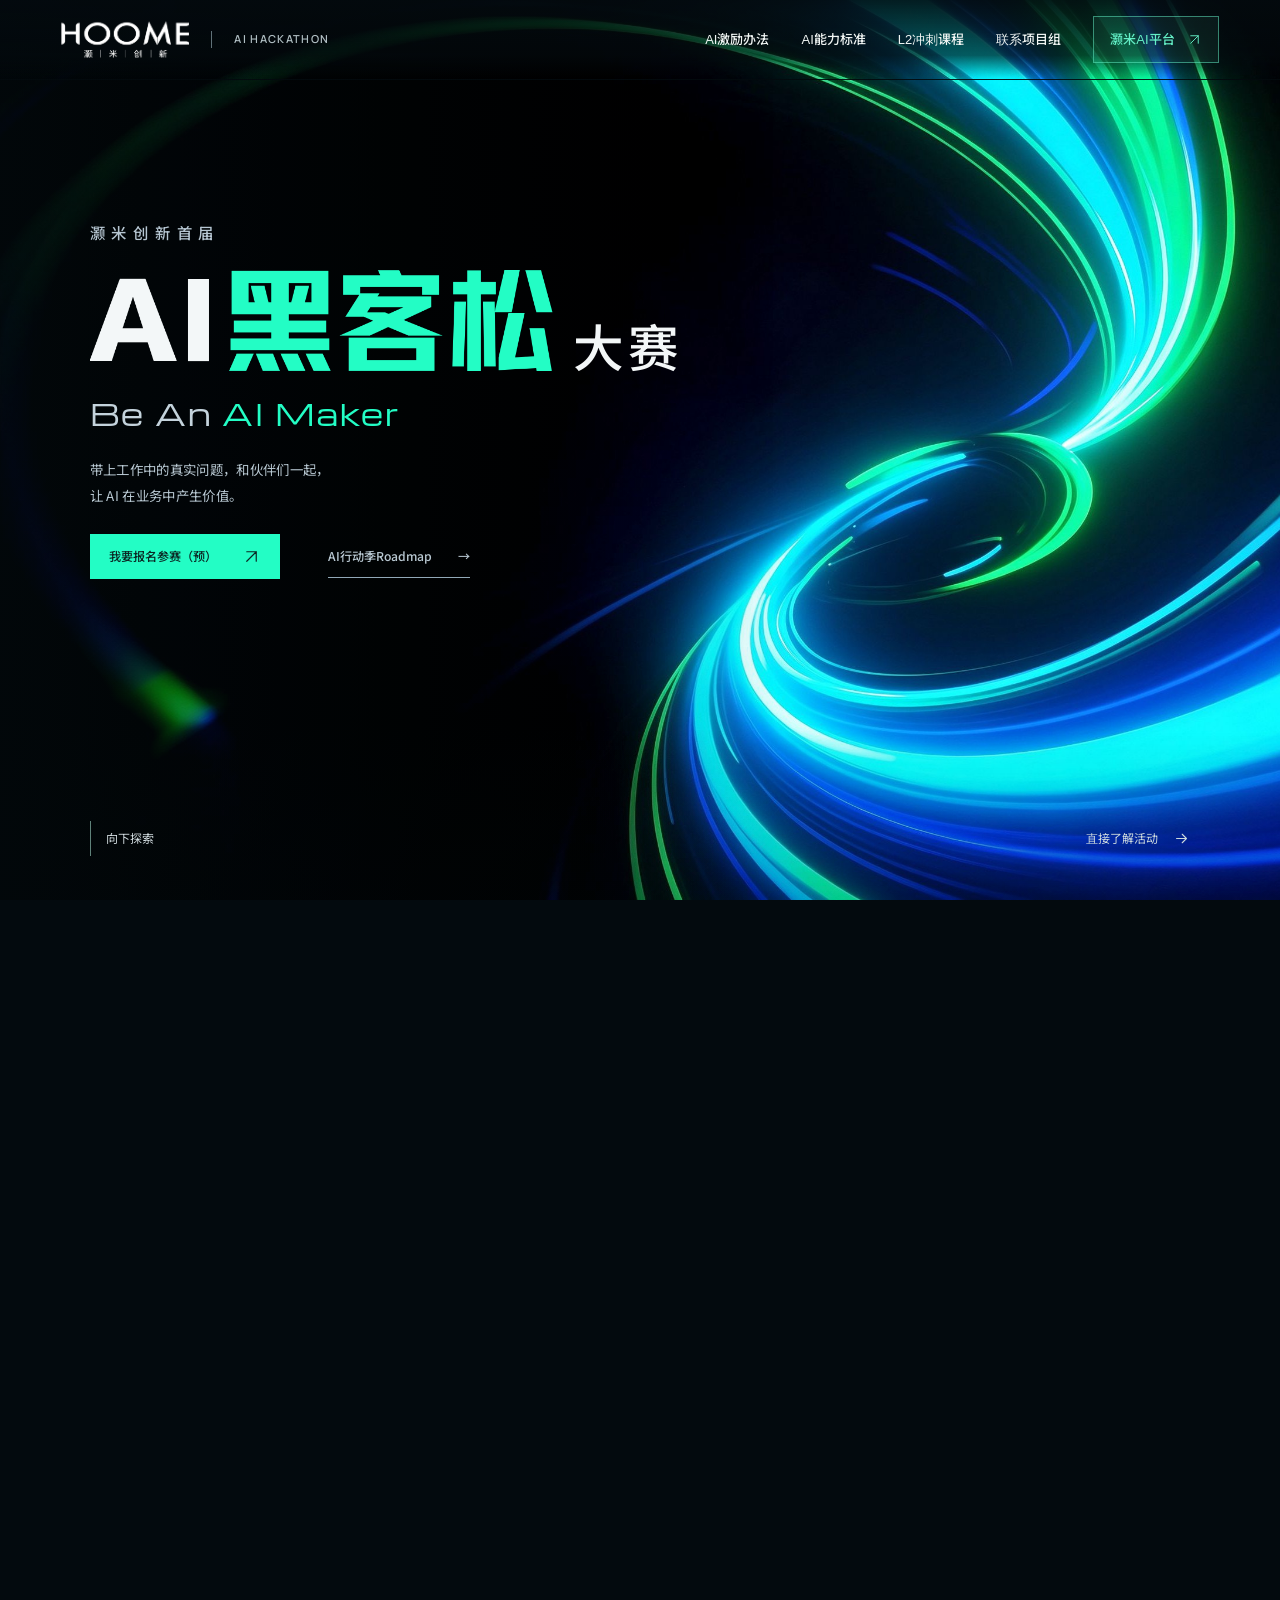
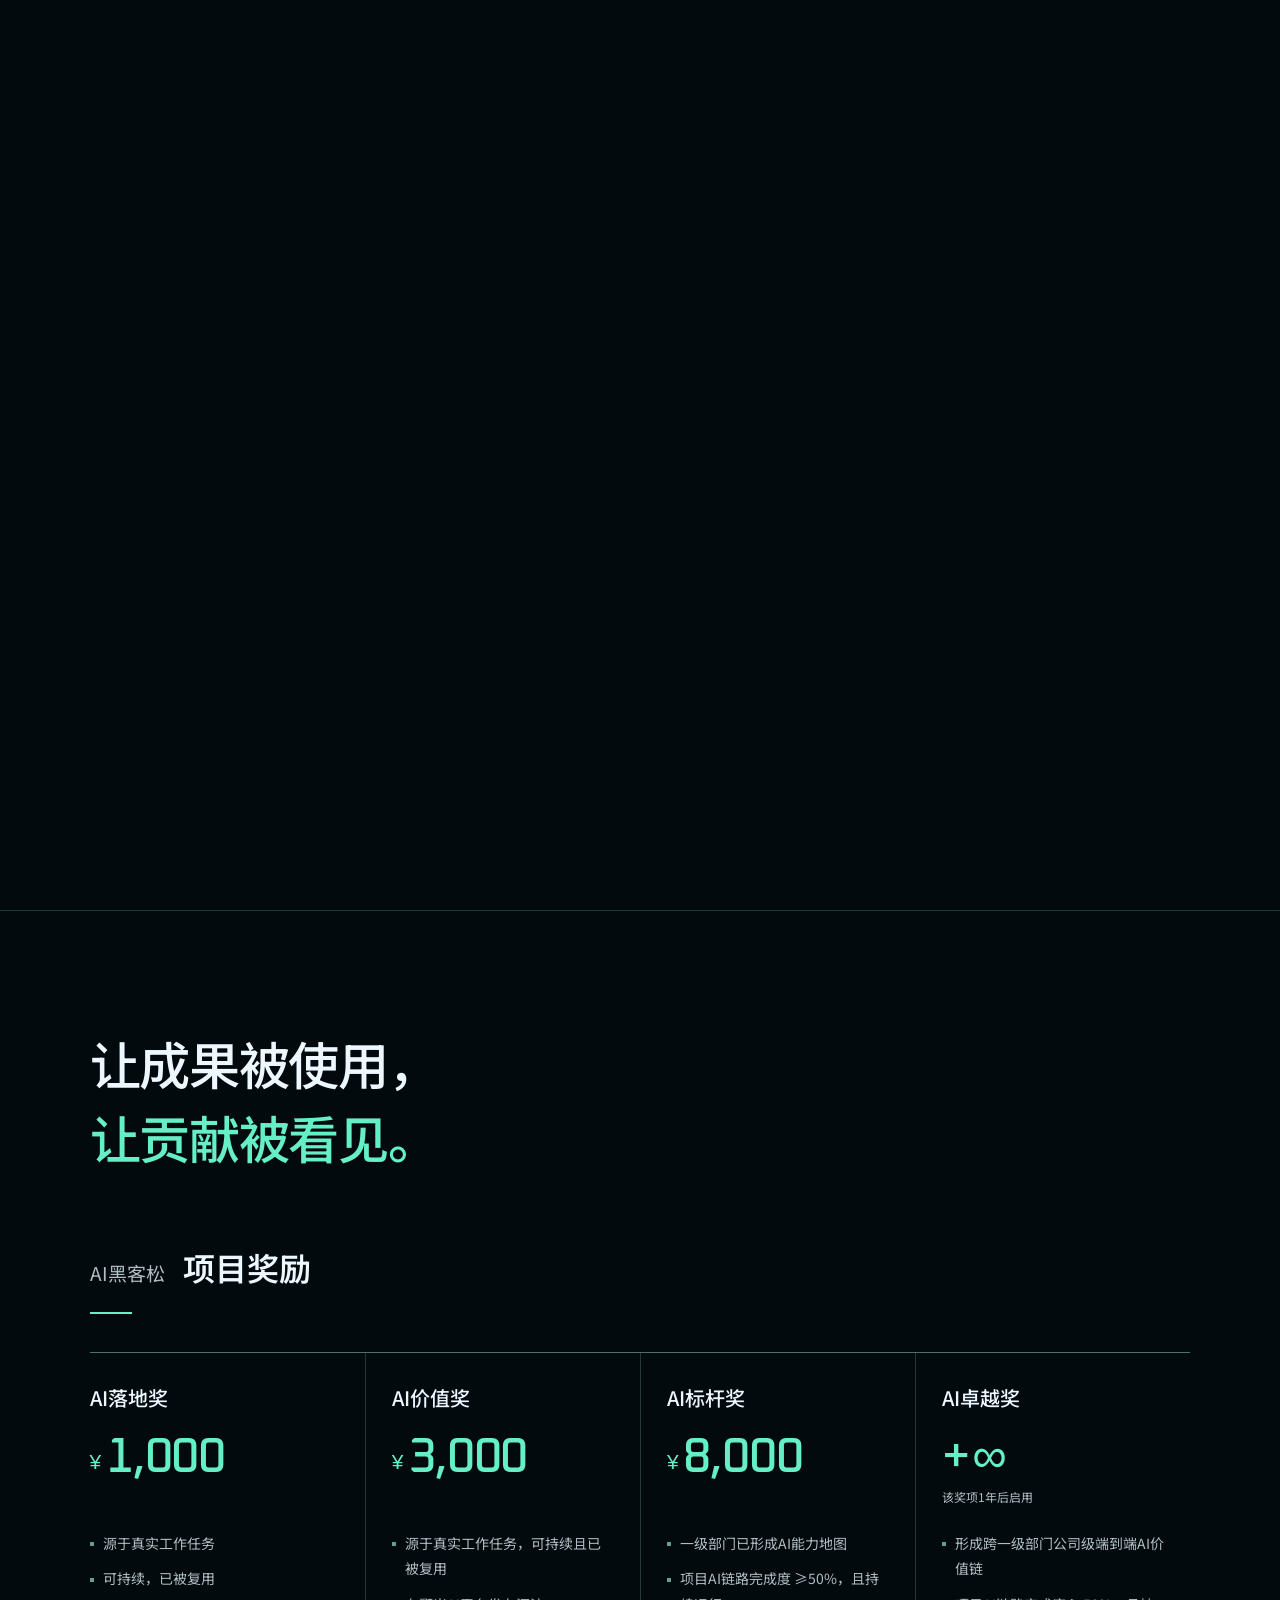
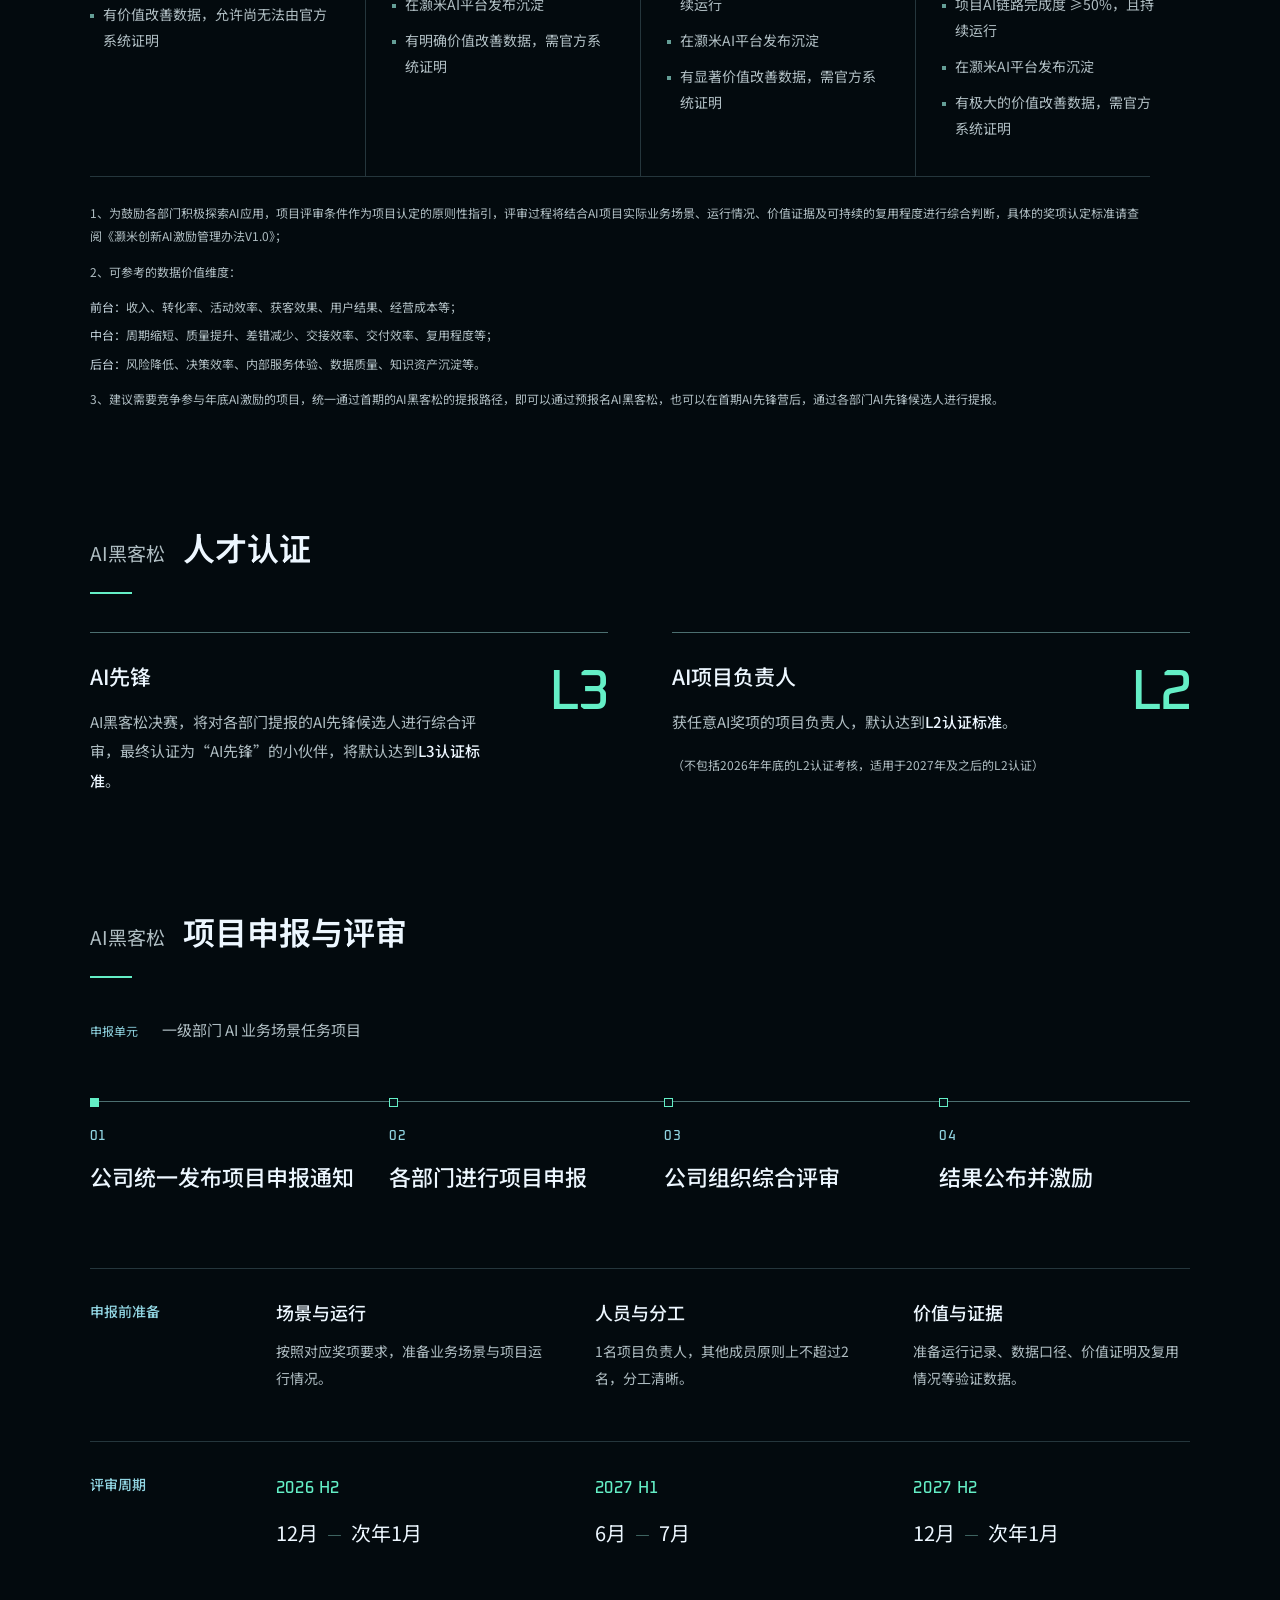
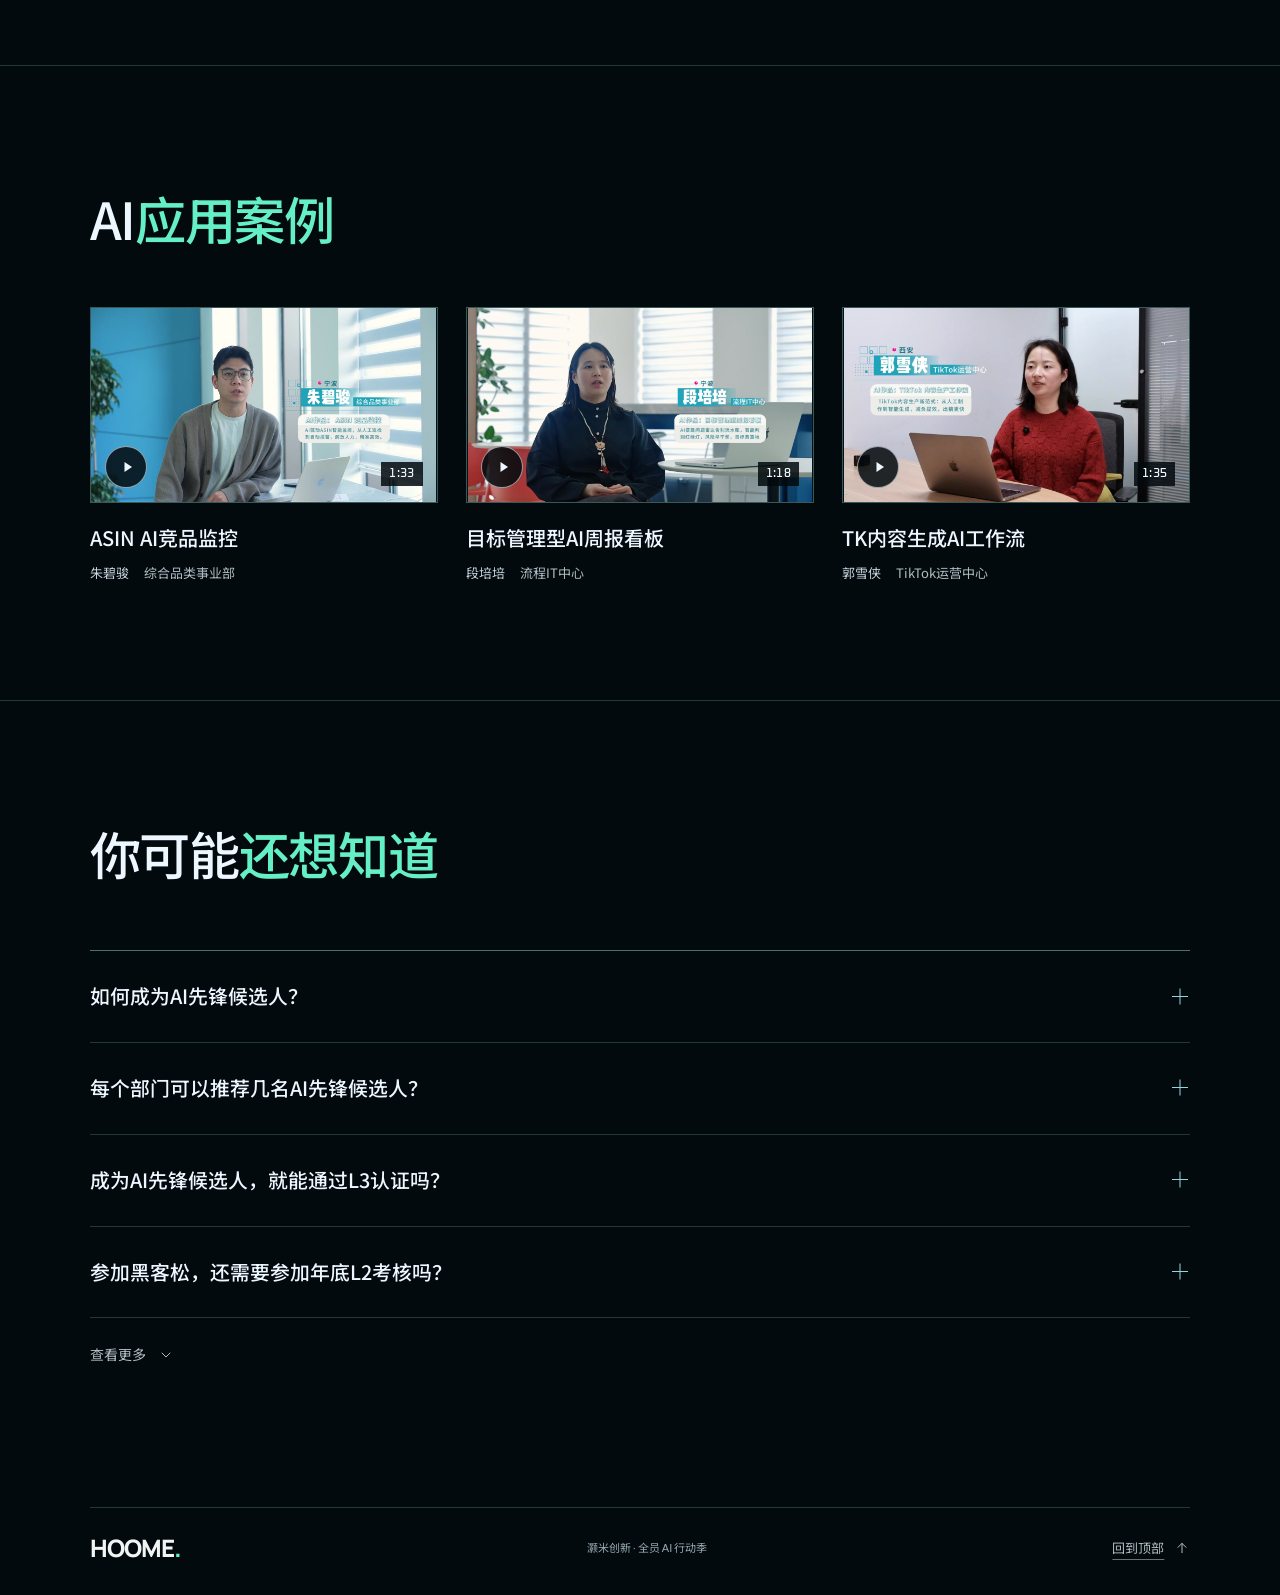
<file: index.html>
<!doctype html>
<html lang="zh-CN">
<head>
  <meta charset="utf-8">
  <meta name="viewport" content="width=device-width, initial-scale=1">
  <meta name="theme-color" content="#030a0e">
  <meta name="description" content="灏米创新首届 AI 黑客松：带上真实业务问题，连接伙伴、共创场景、验证价值。从真实问题，到 AI 成果。">
  <title>灏米创新AI黑客松大赛 · Be An AI Maker</title>
  <link rel="icon" href="assets/mark.svg" type="image/svg+xml">
  <link rel="stylesheet" href="site.css">
  <link rel="stylesheet" href="assets/typography/fonts.css">
  <link rel="stylesheet" href="hero-d.css">
  <link rel="stylesheet" href="portal-timeline.css">
  <link rel="stylesheet" href="earth-brief.css">
  <link rel="stylesheet" href="header.css">
  <link rel="stylesheet" href="closing-scenes.css">
  <link rel="stylesheet" href="recognition.css">
  <link rel="stylesheet" href="questions.css">
  <link rel="stylesheet" href="l2-courses.css">
  <link rel="stylesheet" href="case-videos.css">
  <script defer src="case-videos.js"></script>
  <script defer src="l2-courses.js"></script>
  <script defer src="questions.js"></script>
  <script defer src="assets/vendor/gsap.min.js"></script>
  <script defer src="assets/vendor/ScrollTrigger.min.js"></script>
  <script defer src="hero-particles.js"></script>
  <script defer src="portal-timeline.js"></script>
  <script defer src="earth-brief.js"></script>
  <script defer src="site.js"></script>
  <noscript><style>.menu-toggle{display:none!important}.site-header{position:relative;flex-wrap:wrap;background:var(--bg)!important}.site-header nav{display:flex;position:static;flex-wrap:wrap;flex-direction:row;gap:16px;background:none;border:0;padding:0}.site-header nav>a{padding:4px 0}</style></noscript>
</head>
<body data-visual-quality="enhanced">
  <a class="skip-link" href="#main-content">跳至活动内容</a>
  <header class="site-header">
    <a class="brand" href="#hackathon" aria-label="灏米 AI 黑客松，回到首页"><span class="brand-logo"><img src="assets/hoome-logo.png" width="2813" height="1197" alt="HOOME 灏米创新"></span><span class="brand-caption">AI HACKATHON</span></a>
    <button class="menu-toggle" type="button" aria-expanded="false" aria-controls="main-nav"><span>菜单</span><svg viewBox="0 0 24 24" aria-hidden="true"><path d="M4 8h16M4 16h16"/></svg></button>
    <nav id="main-nav" aria-label="主要导航">
      <a href="https://applink.feishu.cn/T99ZpTEGpENZ" target="_blank" rel="noopener noreferrer">AI激励办法</a>
      <a href="https://applink.feishu.cn/T99XUWq8j5eL" target="_blank" rel="noopener noreferrer">AI能力标准</a>
      <button class="l2-course-trigger" type="button" aria-haspopup="dialog" aria-controls="l2-course-dialog">L2冲刺课程</button>
      <button class="contact-trigger" type="button" aria-haspopup="dialog" aria-controls="contact-dialog">联系项目组</button>
      <a class="ai-platform-link" href="https://ai.hoomenology.com/" target="_blank" rel="noopener noreferrer">灏米AI平台<svg viewBox="0 0 24 24" aria-hidden="true"><path d="M6 18 18 6M6 6h12v12"/></svg></a>
    </nav>
  </header>
  <dialog id="contact-dialog" class="contact-dialog" aria-labelledby="contact-title">
    <div class="contact-dialog-heading"><h2 id="contact-title">联系项目组</h2><button class="contact-close" type="button" aria-label="关闭联系项目组" autofocus><svg viewBox="0 0 24 24" aria-hidden="true"><path d="m6 6 12 12M18 6 6 18"/></svg></button></div>
    <p class="contact-intro">AI行动季项目组</p>
    <dl class="contact-groups"><div><dt>IT/AI部门</dt><dd>Kanny、Jesse、游雅婷</dd></div><div><dt>HR部门</dt><dd>Jolin、周晨、飞飞</dd></div></dl>
  </dialog>
  <main>
    <dialog id="l2-course-dialog" class="l2-course-dialog" aria-labelledby="l2-course-title" aria-describedby="l2-course-description">
      <div class="l2-course-header"><h2 id="l2-course-title">五门课程<span>时间安排</span></h2><button class="l2-course-close" type="button" aria-label="关闭L2冲刺课程" autofocus><svg viewBox="0 0 24 24" aria-hidden="true"><path d="m6 6 12 12M18 6 6 18"/></svg></button></div>
      <p id="l2-course-description" class="l2-course-description">每周1门课程，当周完成学习与课程小测。<br>所有课程完成，才能参加年底L2认证。</p>
      <ol class="l2-course-timeline" aria-label="L2冲刺课程时间轴">
        <li><div class="l2-course-copy"><span class="l2-course-number">第1课</span><h3>AI基础认知</h3><p>大模型基础与能力边界</p></div><span class="l2-course-node" aria-hidden="true"></span><p class="l2-course-date">10/19 — 10/25</p></li>
        <li><div class="l2-course-copy"><span class="l2-course-number">第2课</span><h3>AI时代元能力</h3><p>学习、逻辑与表达</p></div><span class="l2-course-node" aria-hidden="true"></span><p class="l2-course-date">10/26 — 11/01</p></li>
        <li><div class="l2-course-copy"><span class="l2-course-number">第3课</span><h3>如何与AI对话</h3><p>提示词的术与道</p></div><span class="l2-course-node" aria-hidden="true"></span><p class="l2-course-date">11/02 — 11/08</p></li>
        <li><div class="l2-course-copy"><span class="l2-course-number">第4课</span><h3>AI责任使用</h3><p>结果核验与责任交付</p></div><span class="l2-course-node" aria-hidden="true"></span><p class="l2-course-date">11/09 — 11/15</p></li>
        <li><div class="l2-course-copy"><span class="l2-course-number">第5课</span><h3>从产出到价值</h3><p>交付与价值表达</p></div><span class="l2-course-node" aria-hidden="true"></span><p class="l2-course-date">11/16 — 11/22</p></li>
      </ol>
      <div class="l2-course-actions"><a class="l2-course-enroll" href="https://saas.soke.cn/scheme?company_id=SOKE12gT3J1779101216&amp;sk_share_token=11AC5090-6180-45E2-99B3-92252E49BB50" target="_blank" rel="noopener noreferrer">我要上课<svg viewBox="0 0 24 24" aria-hidden="true"><path d="M6 18 18 6M6 6h12v12"/></svg></a></div>
    </dialog>
    <section id="hackathon" class="opening has-earth-brief" aria-labelledby="hero-title">
      <div class="opening-stage">
        <div class="journey-media" aria-hidden="true">
          <img class="hero-art" src="官网主视觉2.jpg" alt="" fetchpriority="high">
          <video id="hero-video" class="hero-art" muted loop playsinline preload="none" poster="官网主视觉2.jpg" tabindex="-1" disablepictureinpicture data-src="assets/clarity/hero.mp4"></video>
          <canvas id="hero-particles" aria-hidden="true" data-state="idle"></canvas>
          <img id="journey-poster" src="第一幕视频/第一幕-16-9-30帧-末帧.png" alt="" decoding="async">
          <video id="opening-video" muted playsinline preload="none" poster="官网主视觉2.jpg" tabindex="-1" data-src="assets/clarity/opening.mp4"></video>
          <video id="portal-video" muted playsinline preload="none" poster="第一幕视频/第一幕-16-9-30帧-末帧.png" tabindex="-1" data-src="assets/clarity/portal.mp4"></video>
          <iframe id="earth-frame" title="从深空穿云抵达灏米总部" tabindex="-1" inert data-src="assets/journey/arrival.html?embed=1" loading="lazy"></iframe>
          <div class="opening-scrim"></div>
          <div class="arrival-fade"></div>
        </div>
        <div class="hero-copy hero-direction-d page-width">
          <div class="hero-axis">
            <h1 id="hero-title" aria-label="灏米创新首届 AI黑客松 大赛">
              <span class="event-name">灏米创新首届</span>
              <span class="hero-event-line hero-title-message">
                <svg width="0" height="0" aria-hidden="true" style="position:absolute;pointer-events:none"><defs><filter id="hero-title-mint" color-interpolation-filters="sRGB"><feColorMatrix type="matrix" values="0 0 0 0 0.137255 0 0 0 0 0.992157 0 0 0 0 0.772549 0 0 0 1 0"/></filter></defs></svg>
                <span class="hero-title-art" role="img" aria-label="AI 黑客松">
                  <span class="hero-title-fragment hero-title-ai" aria-hidden="true"><img src="assets/typography/ai-hackathon-juejianghei.png" width="2400" height="520" alt="" fetchpriority="high"></span>
                  <span class="hero-title-fragment hero-title-cn" aria-hidden="true"><img src="assets/typography/ai-hackathon-juejianghei.png" width="2400" height="520" alt=""></span>
                </span>
                <span class="hero-competition">大赛</span>
              </span>
            </h1>
            <p class="hero-motto hero-title-message">Be An <span>AI Maker</span></p>
            <p class="hero-description">带上工作中的真实问题，和伙伴们一起，<br>让 AI 在业务中产生价值。</p>
            <div class="hero-actions"><a class="button" href="https://zjnbhoome.feishu.cn/share/base/form/shrcnPpKLIKyBcz1NATgKCPhIqg" target="_blank" rel="noopener noreferrer">我要报名参赛（预）<svg viewBox="0 0 24 24" aria-hidden="true"><path d="M6 18 18 6M6 6h12v12"/></svg></a><a class="text-link" href="#portal-timeline">AI行动季Roadmap <span aria-hidden="true">→</span></a></div>
          </div>
        </div>
        <section id="portal-timeline" class="portal-route" aria-labelledby="route-heading">
          <div class="route-shade" aria-hidden="true"></div>
          <div class="route-heading"><h2 id="route-heading">灏米创新AI行动季</h2><span>ROADMAP</span></div>
          <div class="route-track" aria-hidden="true">
            <div class="route-track-base"></div><div class="route-track-echo"></div>
            <div class="route-track-travel"></div><div class="route-track-arrival"></div>
            <div class="route-beam"><i></i></div>
            <div class="route-track-ticks"></div>
          </div>
          <ol class="route-events" aria-label="全员AI行动季九个事项，按时间顺序排列">
            <li class="route-event" data-position="0.231"><span class="route-stem" aria-hidden="true"></span><span class="route-node" aria-hidden="true"><i></i></span><h3>全员AI行动季发布会</h3></li>
            <li class="route-event is-key" data-position="0.278"><span class="route-stem" aria-hidden="true"></span><span class="route-node" aria-hidden="true"><i></i></span><h3>首届AI黑客松发布</h3></li>
            <li class="route-event is-key" data-position="0.405"><span class="route-stem" aria-hidden="true"></span><span class="route-node" aria-hidden="true"><i></i></span><h3>2天1晚<br>AI黑客松先锋营</h3></li>
            <li class="route-event is-key" data-position="0.493"><span class="route-stem" aria-hidden="true"></span><span class="route-node" aria-hidden="true"><i></i></span><h3>AI黑客松<br>部门项目集结</h3></li>
            <li class="route-event is-key" data-position="0.657"><span class="route-stem" aria-hidden="true"></span><span class="route-node" aria-hidden="true"><i></i></span><h3>AI黑客松加速营</h3></li>
            <li class="route-event" data-position="0.750"><span class="route-stem" aria-hidden="true"></span><span class="route-node" aria-hidden="true"><i></i></span><h3>全员AI能力L2<br>考核认定</h3></li>
            <li class="route-event is-key" data-position="0.838"><span class="route-stem" aria-hidden="true"></span><span class="route-node" aria-hidden="true"><i></i></span><h3>灏米创新AI年度成果<br>评审&amp;AI黑客松决赛</h3></li>
            <li class="route-event is-key" data-position="0.882"><span class="route-stem" aria-hidden="true"></span><span class="route-node" aria-hidden="true"><i></i></span><h3>各部门AI先锋认证</h3></li>
            <li class="route-event" data-position="1.000"><span class="route-stem" aria-hidden="true"></span><span class="route-node" aria-hidden="true"><i></i></span><h3>AI奖项颁奖</h3></li>
          </ol>
          <div class="route-months" aria-label="10月至次年1月">
            <span data-position="0.205"><b>10</b>月</span><span data-position="0.390"><b>11</b>月</span><span data-position="0.615"><b>12</b>月</span><span data-position="0.805"><b>01</b>月</span>
          </div>
          <p class="route-learning">全员AI能力课程自主学习与练习</p>
        </section>
        <div id="earth-brief" class="earth-brief" role="group" aria-label="AI黑客松目标、安排与组队要求">
          <div class="brief-space-shade" aria-hidden="true"></div>
          <div class="brief-planet-light" aria-hidden="true"></div>
    <svg class="orbital-space" viewBox="0 0 1440 900" preserveAspectRatio="none" aria-hidden="true">
      <defs>
        <linearGradient id="brief-orbit-ink"><stop stop-color="#57dfff" stop-opacity="0"/><stop offset=".44" stop-color="#57dfff" stop-opacity=".58"/><stop offset="1" stop-color="#57dfff" stop-opacity="0"/></linearGradient>
        <radialGradient id="brief-node-light"><stop stop-color="#edffff"/><stop offset=".15" stop-color="#6ce9ff" stop-opacity=".8"/><stop offset="1" stop-color="#57dfff" stop-opacity="0"/></radialGradient>
      </defs>
      <g class="orbits"><ellipse cx="749" cy="450" rx="426" ry="358" transform="rotate(-23 749 450)"/><ellipse class="outer-orbit" cx="749" cy="450" rx="457" ry="388" transform="rotate(-23 749 450)"/><path class="orbit-arc" d="M 402 625 A 426 358 -23 0 0 1028 700"/></g>
      <g class="connections"><path data-connect="goals" d="M 923 294 L 980 222 L 1045 222"/><path data-connect="schedule" d="M 554 536 L 462 584 L 363 584"/><path data-connect="team" d="M 933 603 L 982 638 L 1045 638"/></g>
      <g class="beacons"><g data-beacon="goals"><circle class="halo" cx="923" cy="294" r="28"/><circle class="core" cx="923" cy="294" r="3"/><circle class="reticle" cx="923" cy="294" r="8"/></g><g data-beacon="schedule"><circle class="halo" cx="554" cy="536" r="28"/><circle class="core" cx="554" cy="536" r="3"/><circle class="reticle" cx="554" cy="536" r="8"/></g><g data-beacon="team"><circle class="halo" cx="933" cy="603" r="28"/><circle class="core" cx="933" cy="603" r="3"/><circle class="reticle" cx="933" cy="603" r="8"/></g></g>
    </svg>
    <section class="module brief-panel goals brief-goals" data-brief="goals" aria-labelledby="brief-goals-heading">
      <h2 id="brief-goals-heading" class="module-heading"><span class="section-number">01</span>各一级部门关注</h2>
      <div class="module-rule" aria-hidden="true"><span></span></div>
      <ol class="result-chain">
        <li data-brief-row><span class="result-node" aria-hidden="true"></span><h3>找准业务场景</h3><p>在本部门 AI先锋支持下，<br class="desktop-break">筛选优先探索的真实业务场景。</p></li>
        <li data-brief-row><span class="result-node" aria-hidden="true"></span><h3>推动项目落地</h3><p>部门确认场景，组队验证价值。</p></li>
        <li data-brief-row><span class="result-node" aria-hidden="true"></span><h3>沉淀可复用成果</h3><p>验证业务改善，积累可复用成果。</p></li>
      </ol>
      <p class="goal-end" data-brief-row>成果参加<strong>年度评审暨黑客松决赛</strong>，<br class="desktop-break">按规则激励与认定。</p>
    </section>
    <section class="module brief-panel schedule brief-schedule" data-brief="schedule" aria-labelledby="brief-schedule-heading">
      <h2 id="brief-schedule-heading" class="module-heading"><span class="section-number">02</span>AI黑客松具体安排</h2>
      <div class="module-rule" aria-hidden="true"><span></span></div>
      <ol class="flight-line">
        <li class="flight-stop" data-brief-row><span class="stop-node" aria-hidden="true"></span><time class="flight-date">10<span>月下旬</span></time><h3>提报 AI先锋候选人</h3><ul class="flight-actions"><li>各部门推荐候选人，开启探索。</li><li>全员也可进行AI黑客松项目预报名</li></ul></li>
        <li class="flight-stop" data-brief-row><span class="stop-node" aria-hidden="true"></span><time class="flight-date">11<span>月上旬</span></time><h3>AI先锋营举办</h3><p>AI先锋候选人集中学习与实践。</p></li>
        <li class="flight-stop" data-brief-row><span class="stop-node" aria-hidden="true"></span><time class="flight-date">11<i>—</i>12<span>月</span></time><h3>项目确认、提报与孵化</h3><p>AI先锋候选人将营中所学带回部门，<br class="desktop-break">赋能各部门参赛项目落地。</p><p class="flight-deliverable">形成各部门AI参赛项目列表。</p></li>
        <li class="flight-stop" data-brief-row><span class="stop-node" aria-hidden="true"></span><time class="flight-date">12<span>月中旬</span></time><h3>AI先锋中期加速营</h3><p>带着项目进展，继续打磨与加速。</p></li>
        <li class="flight-stop finale" data-brief-row><span class="stop-node" aria-hidden="true"></span><time class="flight-date">1<span>月上旬</span></time><h3>年度 AI 成果评审<br>暨黑客松决赛</h3><p>各部门展示成果，参与评审。</p></li>
      </ol>
    </section>
    <section class="module brief-panel team brief-team" data-brief="team" aria-labelledby="brief-team-heading">
      <h2 id="brief-team-heading" class="module-heading"><span class="section-number">03</span>先锋营后，如何组队？</h2>
      <div class="module-rule" aria-hidden="true"><span></span></div>
      <p class="team-intro" data-brief-row>项目经 AI先锋初步评估，再提报。</p>
      <div class="team-limits" data-brief-row><div><span class="limit-label">每个项目不超过</span><p><b>3</b><span>人</span></p></div><div><span class="limit-label">每人参与建议不超过</span><p><b>2</b><span>项</span></p></div></div>
      <ul class="team-rules"><li data-brief-row><span class="rule-tick" aria-hidden="true"></span><p><strong>2—3人组队</strong>，明确每人分工。</p></li><li data-brief-row><span class="rule-tick" aria-hidden="true"></span><p>原则上由业务部门自主组队，<br>鼓励跨部门合作。</p></li><li data-brief-row><span class="rule-tick" aria-hidden="true"></span><p>AI部门仅作为<strong>外脑</strong>参与。</p></li></ul>
    </section>
    <div class="planet-caption" aria-hidden="true"><span class="caption-line"></span><span>从真实任务出发</span><strong>走向可复用的组织成果</strong></div>
    <div class="stage-edge top-left" aria-hidden="true"></div><div class="stage-edge bottom-right" aria-hidden="true"></div>
        </div>
        <div class="story-copy closing-story work-copy page-width" data-story="work" aria-hidden="true">
          <p class="story-title" aria-label="AI黑客松，让AI业务价值发生。"><span class="work-label" data-story-line><span class="closing-latin">AI</span>黑客松，</span><span class="work-statement" data-story-line>让<span class="work-value"><span class="closing-latin">AI</span>业务价值</span>发生。</span></p>
        </div>
        <div class="story-copy closing-story arrival-copy page-width" data-story="arrival" aria-hidden="true">
          <p class="story-title" aria-label="HOOMER, BE AN AI MAKER."><span class="arrival-address" data-story-line>HOOMER,</span><span class="arrival-invitation" data-story-line>BE AN</span><span class="arrival-maker" data-story-line>AI MAKER.</span></p>
        </div>
        <div class="opening-bottom page-width">
          <button class="explore-button" type="button" data-explore><span class="explore-track" aria-hidden="true"></span>向下探索</button>
          <a class="journey-skip" href="#earth-brief">直接了解活动<svg viewBox="0 0 24 24" aria-hidden="true"><path d="M5 12h14M13 6l6 6-6 6"/></svg></a>
        </div>
        <div class="journey-status" role="status" hidden>画面加载中，可继续滚动或直接了解活动。</div>
      </div>
    </section>

    <div id="main-content" tabindex="-1"></div>

    <section id="outcomes" class="recognition-section policy-section" aria-labelledby="outcomes-title">
      <div class="page-width">
        <h2 id="outcomes-title" class="policy-title">让成果被使用，<br><span>让贡献被看见。</span></h2>
        <div class="policy-block rewards-block">
          <h3 class="policy-subtitle"><span>AI黑客松</span> 项目奖励</h3>
          <div class="award-grid">
            <article class="award"><h4>AI落地奖</h4><p class="award-amount"><span>¥</span>1,000</p><ul><li>源于真实工作任务</li><li>可持续，已被复用</li><li>有价值改善数据，允许尚无法由官方系统证明</li></ul></article>
            <article class="award"><h4>AI价值奖</h4><p class="award-amount"><span>¥</span>3,000</p><ul><li>源于真实工作任务，可持续且已被复用</li><li>在灏米AI平台发布沉淀</li><li>有明确价值改善数据，需官方系统证明</li></ul></article>
            <article class="award"><h4>AI标杆奖</h4><p class="award-amount"><span>¥</span>8,000</p><ul><li>一级部门已形成AI能力地图</li><li>项目AI链路完成度 ≥50%，且持续运行</li><li>在灏米AI平台发布沉淀</li><li>有显著价值改善数据，需官方系统证明</li></ul></article>
            <article class="award award-excellence"><h4>AI卓越奖</h4><p class="award-amount award-infinity">+∞</p><p class="award-status">该奖项1年后启用</p><ul><li>形成跨一级部门公司级端到端AI价值链</li><li>项目AI链路完成度 ≥50%，且持续运行</li><li>在灏米AI平台发布沉淀</li><li>有极大的价值改善数据，需官方系统证明</li></ul></article>
          </div>

          <div class="award-guidance">
            <p>1、为鼓励各部门积极探索AI应用，项目评审条件作为项目认定的原则性指引，评审过程将结合AI项目实际业务场景、运行情况、价值证据及可持续的复用程度进行综合判断，具体的奖项认定标准请查阅《灏米创新AI激励管理办法V1.0》；</p>
            <p>2、可参考的数据价值维度：</p>
            <ul>
              <li><span>前台：</span>收入、转化率、活动效率、获客效果、用户结果、经营成本等；</li>
              <li><span>中台：</span>周期缩短、质量提升、差错减少、交接效率、交付效率、复用程度等；</li>
              <li><span>后台：</span>风险降低、决策效率、内部服务体验、数据质量、知识资产沉淀等。</li>
            </ul>
            <p class="award-submission-note">3、建议需要竞争参与年底AI激励的项目，统一通过首期的AI黑客松的提报路径，即可以通过预报名AI黑客松，也可以在首期AI先锋营后，通过各部门AI先锋候选人进行提报。</p>
          </div>
        </div>
        <div class="policy-block certification-block">
          <h3 class="policy-subtitle"><span>AI黑客松</span> 人才认证</h3>
          <div class="certification-grid">
            <article class="certification"><div class="certification-copy"><h4>AI先锋</h4><p>AI黑客松决赛，将对各部门提报的AI先锋候选人进行综合评审，最终认证为“AI先锋”的小伙伴，将默认达到<strong>L3认证标准</strong>。</p></div><div class="certification-level" aria-hidden="true">L3</div></article>
            <article class="certification"><div class="certification-copy"><h4>AI项目负责人</h4><p>获任意AI奖项的项目负责人，默认达到<strong>L2认证标准</strong>。</p><p class="certification-note">（不包括2026年年底的L2认证考核，适用于2027年及之后的L2认证）</p></div><div class="certification-level" aria-hidden="true">L2</div></article>
          </div>
        </div>
        <div id="project-review" class="policy-block review-block" aria-labelledby="review-title">
          <h3 id="review-title" class="policy-subtitle"><span>AI黑客松</span> 项目申报与评审</h3>
          <p class="review-unit"><span>申报单元</span>一级部门 AI 业务场景任务项目</p>
          <ol class="review-flow"><li><span>01</span><h4>公司统一发布项目申报通知</h4></li><li><span>02</span><h4>各部门进行项目申报</h4></li><li><span>03</span><h4>公司组织综合评审</h4></li><li><span>04</span><h4>结果公布并激励</h4></li></ol>
          <div class="review-preparation"><h4 class="review-label">申报前准备</h4><div class="preparation-grid"><article><h5>场景与运行</h5><p>按照对应奖项要求，准备业务场景与项目运行情况。</p></article><article><h5>人员与分工</h5><p>1名项目负责人，其他成员原则上不超过2名，分工清晰。</p></article><article><h5>价值与证据</h5><p>准备运行记录、数据口径、价值证明及复用情况等验证数据。</p></article></div></div>
          <div class="review-calendar"><h4 class="review-label">评审周期</h4><ol><li><span>2026 H2</span><p>12月<span>—</span>次年1月</p></li><li><span>2027 H1</span><p>6月<span>—</span>7月</p></li><li><span>2027 H2</span><p>12月<span>—</span>次年1月</p></li></ol></div>
        </div>
      </div>
    </section>


    <section id="ai-cases" class="policy-section case-section" aria-labelledby="cases-title">
      <div class="page-width">
        <h2 id="cases-title" class="policy-title">AI<span>应用案例</span></h2>
        <div class="case-grid">
          <article class="case-item">
            <button class="case-cover" type="button" aria-label="播放ASIN AI竞品监控，朱碧骏，1分33秒" aria-haspopup="dialog" aria-controls="case-player" data-case-src="assets/cases/asin-monitor.mp4" data-case-title="ASIN AI竞品监控" data-case-person="朱碧骏 · 综合品类事业部">
              <img src="assets/cases/asin-monitor.jpg" width="1280" height="720" alt="朱碧骏介绍ASIN AI竞品监控" loading="lazy" decoding="async">
              <span class="case-play" aria-hidden="true"><svg viewBox="0 0 24 24"><path d="m9 6 9 6-9 6Z"/></svg></span><span class="case-duration" aria-hidden="true">1:33</span>
            </button>
            <h3>ASIN AI竞品监控</h3><p>朱碧骏<span>综合品类事业部</span></p>
          </article>
          <article class="case-item">
            <button class="case-cover" type="button" aria-label="播放目标管理型AI周报看板，段培培，1分18秒" aria-haspopup="dialog" aria-controls="case-player" data-case-src="assets/cases/weekly-dashboard.mp4" data-case-title="目标管理型AI周报看板" data-case-person="段培培 · 流程IT中心">
              <img src="assets/cases/weekly-dashboard.jpg" width="1280" height="720" alt="段培培介绍目标管理型AI周报看板" loading="lazy" decoding="async">
              <span class="case-play" aria-hidden="true"><svg viewBox="0 0 24 24"><path d="m9 6 9 6-9 6Z"/></svg></span><span class="case-duration" aria-hidden="true">1:18</span>
            </button>
            <h3>目标管理型AI周报看板</h3><p>段培培<span>流程IT中心</span></p>
          </article>
          <article class="case-item">
            <button class="case-cover" type="button" aria-label="播放TK内容生成AI工作流，郭雪侠，1分35秒" aria-haspopup="dialog" aria-controls="case-player" data-case-src="assets/cases/tiktok-workflow.mp4" data-case-title="TK内容生成AI工作流" data-case-person="郭雪侠 · TikTok运营中心">
              <img src="assets/cases/tiktok-workflow.jpg" width="1280" height="720" alt="郭雪侠介绍TK内容生成AI工作流" loading="lazy" decoding="async">
              <span class="case-play" aria-hidden="true"><svg viewBox="0 0 24 24"><path d="m9 6 9 6-9 6Z"/></svg></span><span class="case-duration" aria-hidden="true">1:35</span>
            </button>
            <h3>TK内容生成AI工作流</h3><p>郭雪侠<span>TikTok运营中心</span></p>
          </article>
        </div>
      </div>
    </section>
    <dialog id="case-player" class="case-player" aria-labelledby="case-player-title" aria-describedby="case-player-person">
      <div class="case-player-heading"><div><h2 id="case-player-title">案例视频</h2><p id="case-player-person"></p></div><button class="case-player-close" type="button" aria-label="关闭案例视频" autofocus><svg viewBox="0 0 24 24" aria-hidden="true"><path d="m6 6 12 12M18 6 6 18"/></svg></button></div>
      <video class="case-player-video" controls playsinline preload="none" aria-label="案例视频播放器"></video>
      <p class="case-player-error" role="status" hidden>视频暂未加载成功，请关闭后重新打开。</p>
    </dialog>
    <section id="questions" class="policy-section questions-panel" aria-labelledby="faq-title">
      <div class="page-width">
        <h2 id="faq-title" class="policy-title">你可能<span>还想知道</span></h2>
        <div class="questions-list">
          <details class="question-item"><summary>如何成为AI先锋候选人？<span class="question-icon" aria-hidden="true"></span></summary><div class="question-answer"><div class="answer-body"><p><strong>个人自荐：</strong>可向一级部门负责人，或AI行动季项目组的 Jesse、Chen、飞飞自荐。</p><p><strong>部门推荐：</strong>一级部门可向AI行动季项目组推荐候选人。</p></div></div></details>
          <details class="question-item"><summary>每个部门可以推荐几名AI先锋候选人？<span class="question-icon" aria-hidden="true"></span></summary><div class="question-answer"><div class="answer-body"><p><strong>每个一级部门至少1名。</strong></p><p>当下可参考候选人与部门人数 <strong>1∶25至1∶20</strong> 的比例计算。例如，某部门有20人，可提报1人。</p><p>不按人数机械分配，可按业务条线增补。</p></div></div></details>
          <details class="question-item"><summary>成为AI先锋候选人，就能通过L3认证吗？<span class="question-icon" aria-hidden="true"></span></summary><div class="question-answer"><div class="answer-body"><p><strong>不是。</strong>AI黑客松决赛将对AI先锋候选人进行统一认证<strong>成为正式AI先锋，同时默认通过L3认证</strong>。</p></div></div></details>
          <details class="question-item"><summary>参加黑客松，还需要参加年底L2考核吗？<span class="question-icon" aria-hidden="true"></span></summary><div class="question-answer"><div class="answer-body"><p><strong>仍需参加。</strong>年底的L2能力认证考核，是一次全员性质的考核。</p></div></div></details>
          <button class="questions-more" type="button" aria-expanded="false" aria-controls="more-questions" hidden><span>查看更多</span><svg viewBox="0 0 24 24" aria-hidden="true"><path d="m6 9 6 6 6-6"/></svg></button>
          <div id="more-questions" class="more-questions">
          <details class="question-item"><summary>AI先锋候选人需要哪些能力？<span class="question-icon" aria-hidden="true"></span></summary><div class="question-answer"><div class="answer-body answer-capabilities"><p><strong>懂业务 Know-How</strong>熟悉所在业务的流程、关键任务与痛点，能够带来真实业务问题。</p><p><strong>AI学习热情</strong>对AI具备基本认知或实践经验，有主动探索的意愿，愿意持续学习并动手实践。</p><p><strong>能推动项目</strong>愿意牵头或参与AI项目，连接业务人员与相关资源，推动方案建设、业务试用和效果验证。</p><p><strong>综合素质</strong>具备良好的问题分析、沟通协作与执行能力，能够拆解复杂问题、主动应对困难，对结果负责，并根据反馈持续改进。</p></div></div></details>
          <details class="question-item"><summary>每个部门可以申报多少个AI项目？<span class="question-icon" aria-hidden="true"></span></summary><div class="question-answer"><div class="answer-body"><p><strong>不限。</strong></p></div></div></details>
          <details class="question-item"><summary>AI先锋与AI项目负责人有什么区别？<span class="question-icon" aria-hidden="true"></span></summary><div class="question-answer"><div class="answer-body"><p><strong>AI先锋：</strong>相当于各一级部门的AI牵头人，赋能并协助部门伙伴发起AI项目。</p><p><strong>AI项目负责人：</strong>是发起具体项目的直接负责人。</p></div></div></details>
          </div>
        </div>
      </div>
    </section>
  </main>
  <footer class="site-footer page-width"><div class="footer-bottom"><a class="brand-name" href="#hackathon" aria-label="回到首页">HOOME<span class="brand-dot">.</span></a><span>灏米创新 · 全员 AI 行动季</span><a class="text-link" href="#hackathon">回到顶部<svg viewBox="0 0 24 24" aria-hidden="true"><path d="M12 19V5M6 11l6-6 6 6"/></svg></a></div></footer>
</body>
</html>
</file>
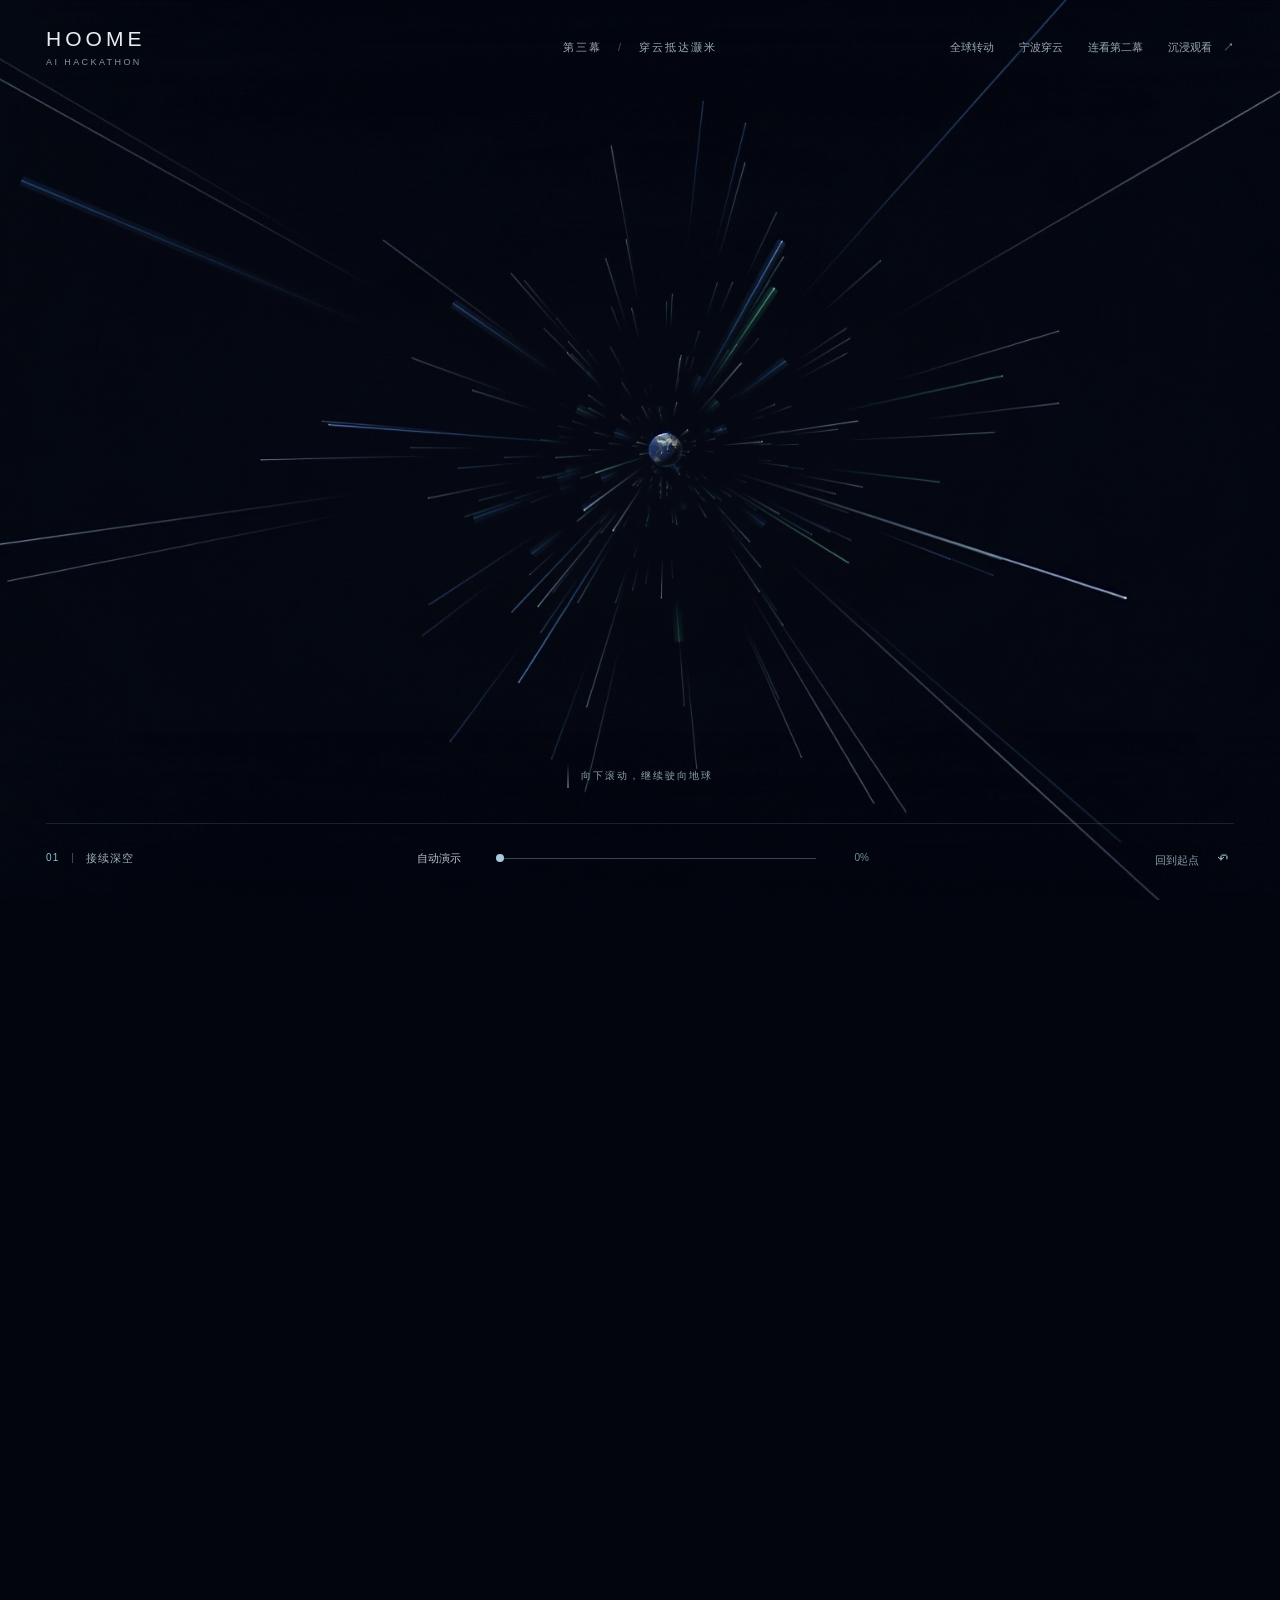
<file: assets/journey/arrival.html>
<!doctype html>
<html lang="zh-CN">
<head>
  <base href="../../第三幕演示/宁波穿云版/">
  <meta charset="utf-8">
  <meta name="viewport" content="width=device-width,initial-scale=1">
  <meta name="theme-color" content="#02050d">
  <link rel="icon" href="data:,">
  <title>第三幕 · 穿云抵达灏米 — 灏米 AI 黑客松</title>
  <link rel="stylesheet" href="style.css">
  <script defer src="vendor/gsap.min.js"></script>
  <script defer src="vendor/ScrollTrigger.min.js"></script>
  <script defer src="clouds.js"></script>
  <script defer src="scene.js"></script>
<style>body.embedded #arrival,body.embedded #status{display:none!important}body.embedded .stage{height:100%;min-height:0}</style>
</head>
<body>
  <div id="journey">
    <main class="stage" aria-label="第三幕：驶向地球，转向中国，沿海抵近宁波，穿云抵达灏米总部">
      <img class="fallback" src="第二幕实际末帧.png" alt="深空中的遥远地球">
      <canvas id="space" aria-hidden="true"></canvas>
      <canvas id="earth" role="img" aria-label="随滚动抵近地球，转向中国，再沿海抵近浙江宁波"></canvas>
      <div id="headquarters" aria-hidden="true"><img id="headquartersPhoto" src="../../灏米创新总部.png" alt="蓝调傍晚的灏米创新总部大楼"></div>
      <div id="destination" aria-hidden="true"><span class="destination-dot"></span><span class="destination-label">宁波</span></div>
      <canvas id="cloudFlight" aria-hidden="true"></canvas>
      <div id="arrival" aria-hidden="true"><span>CHINA · NINGBO</span><p>灏米创新总部</p></div>
      <video id="previousScene" muted playsinline preload="metadata" poster="第二幕实际末帧.png" src="../../第二幕素材/第二幕.mp4" hidden aria-label="第二幕衔接预览"></video>
      <div class="shade" aria-hidden="true"></div>
      <header class="chrome">
        <a class="wordmark" href="#" id="home" aria-label="返回第三幕起点">HOOME<span>AI HACKATHON</span></a>
        <span class="chapter">第三幕<span class="slash">/</span>穿云抵达灏米</span>
        <div class="header-actions">
          <button id="orbitStep" disabled>全球转动</button>
          <button id="coastStep" disabled>宁波穿云</button>
          <button id="compare" disabled>连看第二幕</button>
          <button id="immerse">沉浸观看 <span aria-hidden="true">↗</span></button>
        </div>
      </header>
      <div id="status" role="status">正在准备地球画面…</div>
      <div id="scrollCue" class="chrome scroll-cue"><span class="cue-line" aria-hidden="true"></span><span>向下滚动，继续驶向地球</span></div>
      <footer class="chrome">
        <div class="phase"><span id="phaseNumber">01</span><span id="phaseName">接续深空</span></div>
        <div class="transport">
          <button id="play" disabled aria-label="自动演示">自动演示</button>
          <input id="progress" aria-label="第三幕探索进度" type="range" min="0" max="1000" value="0" disabled>
          <output id="percentage" for="progress">0%</output>
        </div>
        <button id="replay">回到起点 <span aria-hidden="true">↶</span></button>
      </footer>
      <button id="exitImmersive" hidden>退出沉浸 <span>Esc</span></button>
    </main>
  </div>
</body>
</html>
</file>
<file: site.css>
@font-face{font-family:Hoome Display;src:url('assets/fonts/display.woff2') format('woff2');font-display:swap;font-weight:400 800}
@font-face{font-family:Hoome Chinese;src:url('assets/fonts/chinese.woff2') format('woff2');font-display:swap;font-weight:400 800}
:root{color-scheme:dark;--bg:#030a0e;--surface:#08161b;--text:#f0f5f3;--muted:#afbdc2;--faint:#8ea2ab;--accent:#64efc6;--cyan:#91d5e2;--line:#25363c;--font:'Hoome Chinese','PingFang SC','Microsoft YaHei',sans-serif;--display:'Hoome Display','Hoome Chinese','PingFang SC','Microsoft YaHei',sans-serif}
*{box-sizing:border-box}html{scroll-behavior:auto;scroll-padding-top:110px}body{margin:0;background:var(--bg);color:var(--text);font-family:var(--font);font-size:16px;line-height:1.85;-webkit-font-smoothing:antialiased}h1,h2,h3,p,ol,dl,dd{margin:0}ol{padding:0;list-style:none}button,a,summary{-webkit-tap-highlight-color:transparent}a{color:inherit;text-decoration:none}button{font:inherit;color:inherit}svg{width:24px;height:24px;fill:none;stroke:currentColor;stroke-width:1.5;stroke-linecap:round;stroke-linejoin:round;flex:none}a,button,summary{touch-action:manipulation}a:focus-visible,button:focus-visible,summary:focus-visible{outline:2px solid var(--accent);outline-offset:6px}::selection{background:var(--accent);color:var(--bg)}::-webkit-scrollbar{width:8px}::-webkit-scrollbar-track{background:var(--bg)}::-webkit-scrollbar-thumb{background:#395058;border-radius:6px}html{scrollbar-color:#395058 var(--bg)}[hidden]{display:none!important}.page-width{width:min(1296px,86%);margin-inline:auto}.skip-link{position:fixed;top:10px;left:10px;z-index:100;background:var(--accent);color:var(--bg);padding:12px 20px;transform:translateY(-160%)}.skip-link:focus{transform:none}.site-header{position:fixed;z-index:30;top:0;width:100%;display:flex;align-items:center;justify-content:space-between;padding:28px 5%;gap:28px;transition:background .25s,border-color .25s;border-bottom:1px solid transparent}.site-header.scrolled{background:#030a0ef5;border-color:var(--line);padding-block:17px}.brand{display:flex;align-items:center;gap:20px}.brand-name{font-family:var(--display);font-size:29px;font-weight:800;line-height:1;letter-spacing:-.035em}.brand-dot{color:var(--accent)}.brand-caption{font:600 10px/1.5 var(--display);letter-spacing:.15em;color:var(--muted);border-left:1px solid #607178;padding-left:20px}.site-header nav{display:flex;align-items:center;gap:35px;font-size:13px;font-weight:500}.site-header nav>a{padding-block:10px;transition:color .2s}.site-header nav>a:hover,.site-header nav>a[aria-current]{color:var(--accent)}.nav-action{display:inline-flex;align-items:center;gap:12px;border-bottom:1px solid #5b8580}.nav-action svg{width:17px;height:17px}.menu-toggle{display:none}
.opening{height:340svh;min-height:1600px;position:relative}.opening-stage{position:sticky;top:0;height:100svh;min-height:650px;overflow:hidden;background:var(--bg)}.journey-media{position:absolute;inset:0;background:#02050d}.journey-media img,.journey-media video,.journey-media iframe{position:absolute;inset:0;width:100%;height:100%;object-fit:cover;border:0;pointer-events:none}.hero-art{object-position:center}.journey-media video,.journey-media iframe{opacity:0}.opening-scrim{position:absolute;inset:0;background:linear-gradient(90deg,rgba(3,10,14,.6),rgba(3,10,14,.3) 35%,transparent 66%),linear-gradient(0deg,rgba(3,10,14,.8),transparent 25%);pointer-events:none}.hero-copy{position:relative;padding-top:clamp(145px,20svh,225px);z-index:2}.event-name{font-size:17px;letter-spacing:.12em;margin-bottom:12px;color:var(--muted)}h1{font-family:var(--display);font-size:clamp(64px,7.2vw,104px);font-weight:650;line-height:1.1;letter-spacing:-.025em}.hero-thesis{font-size:clamp(34px,3.1vw,48px);font-weight:500;line-height:1.4;letter-spacing:-.025em;margin-top:30px}.hero-description{color:var(--muted);font-size:15px;line-height:1.95;margin-top:22px}.hero-actions{display:flex;align-items:center;gap:30px;margin-top:34px}.button{display:inline-flex;align-items:center;justify-content:center;gap:22px;background:var(--accent);color:#062419;padding:14px 24px;font-size:14px;font-weight:600;min-height:52px;transition:background .2s,transform .2s}.button:hover{background:#99f6da;transform:translateY(-2px)}.button svg{width:19px;height:19px}.text-link{display:inline-flex;align-items:center;gap:10px;font-size:13px;color:var(--muted);text-decoration:underline;text-underline-offset:6px;text-decoration-color:#61757c;transition:color .2s}.text-link:hover{color:var(--accent)}.opening-bottom{position:absolute;left:7%;bottom:35px;display:flex;justify-content:space-between;align-items:center;font-size:10px;letter-spacing:.09em;z-index:2}.scroll-cue{display:flex;align-items:center;gap:15px;color:var(--muted);padding:10px 0;font-size:12px}.cue-line{height:36px;width:1px;background:var(--accent)}.opening-signature{font-family:var(--display);color:#c0cdd0}.journey-caption{position:absolute;bottom:15%;inset-inline:7%;text-align:center;font-size:clamp(19px,2vw,28px);font-weight:500;pointer-events:none}.journey-caption span{position:absolute;left:0;right:0;opacity:0;text-shadow:0 2px 16px #000}.section{padding-block:150px;scroll-margin-top:30px}h2{font-size:clamp(32px,3.45vw,52px);font-weight:500;line-height:1.45;letter-spacing:-.035em;text-wrap:balance}h2>span{color:var(--muted)}h3{font-size:21px;font-weight:500;line-height:1.55;letter-spacing:-.01em}.section-intro{display:flex;align-items:flex-end;justify-content:space-between;gap:60px;margin-bottom:68px}.section-intro>p{font-size:15px;max-width:430px;color:var(--muted);padding-bottom:5px}.questions-section{padding-top:130px}.question-list{border-top:1px solid var(--line)}.question-list p{font-size:clamp(23px,2.8vw,40px);font-weight:400;line-height:1.5;border-bottom:1px solid var(--line);padding:34px 0;position:relative;padding-right:65px;letter-spacing:-.025em}.question-list p>span{color:var(--accent)}.question-list svg{position:absolute;right:8px;top:50%;transform:translateY(-50%);width:30px;height:30px;color:#5f8e88}.closing-line{margin-top:28px;color:var(--muted);font-size:14px}.participation-section{background:var(--surface)}.split-layout{display:grid;grid-template-columns:1fr 1fr;gap:110px}.participation-intro>p{color:var(--muted);font-size:15px;line-height:2;margin-top:30px}.participation-intro .fine-print{max-width:340px;margin-top:38px}.fine-print{font-size:13px!important;line-height:1.9;color:var(--faint)}.participation-flow ol{position:relative}.participation-flow ol:before{content:'';position:absolute;left:20px;top:21px;bottom:90px;width:1px;background:#2c5753}.participation-flow li{display:flex;align-items:flex-start;gap:28px;margin-bottom:42px;position:relative}.step-number{font:500 12px/1 var(--display);color:var(--accent);font-variant-numeric:tabular-nums}.participation-flow .step-number{width:42px;height:42px;border:1px solid #47766e;border-radius:50%;background:var(--surface);display:flex;align-items:center;justify-content:center;flex:none;position:relative}.participation-flow li h3{margin-top:3px;margin-bottom:8px}.participation-flow li p{font-size:14px;line-height:1.95;color:var(--muted);max-width:360px}.mechanism{border-top:1px solid #30474f;margin-left:70px;margin-top:3px;font-size:13px}.mechanism summary{padding-block:20px;color:var(--cyan)}summary{display:flex;align-items:center;justify-content:space-between;gap:20px;cursor:pointer;list-style:none}summary::-webkit-details-marker{display:none}summary::marker{content:''}summary svg{width:18px;height:18px;transition:transform .25s}details[open] summary svg{transform:rotate(45deg)}details>div,details>p{padding-bottom:22px;font-size:14px;line-height:2;color:var(--muted)}.mechanism>div p+p{margin-top:12px}.mechanism strong{font-weight:500;color:var(--text)}
.season-section{padding-bottom:125px}.season-intro{align-items:flex-start;margin-bottom:95px}.season-intro>div{max-width:490px;padding-top:10px;color:var(--muted);font-size:15px}.season-paths{margin-top:30px}.season-paths>div{display:flex;gap:22px;margin-top:18px}.season-paths dt{flex:none;color:var(--text);font-size:13px}.season-paths dd{font-size:13px;line-height:1.85}.roadmap-layout{display:grid;grid-template-columns:.75fr 1.75fr .65fr;gap:65px;align-items:start}.roadmap-overview{position:sticky;top:155px}.roadmap-overview>h3{font-size:27px;line-height:1.65}.roadmap-legend{display:flex;flex-direction:column;gap:13px;margin-top:28px;font-size:12px;color:var(--muted)}.roadmap-legend>span{display:flex;align-items:center;gap:12px}.roadmap-legend i{width:7px;height:7px;border:1px solid var(--muted);border-radius:50%}.roadmap-legend .legend-hackathon{color:var(--accent)}.legend-hackathon i{background:var(--accent);border-color:var(--accent)}.current-phase{margin-top:65px;padding-top:25px;border-top:1px solid var(--line)}.current-phase>span{font-size:11px;color:var(--faint)}.current-phase>p{margin-top:10px;font-size:14px;color:var(--accent);line-height:1.9}.roadmap{position:relative}.roadmap:before{position:absolute;left:6px;top:15px;bottom:100px;content:'';background:var(--line);width:1px}.roadmap-step{position:relative;display:flex;gap:34px;padding:0 0 52px;opacity:.8;transition:opacity .2s}.roadmap-step:last-child{padding-bottom:0}.roadmap-dot{width:13px;height:13px;border-radius:50%;border:1px solid #869da6;background:var(--bg);flex:none;position:relative;top:12px}.hackathon-step .roadmap-dot{border-color:var(--accent);background:#184f41}.shared-step .roadmap-dot{border-color:var(--accent)}.roadmap-step>div{width:100%;padding-bottom:24px;border-bottom:1px solid var(--line)}.roadmap-step:last-child>div{border-bottom:0}.phase-tag{display:inline-block;font-size:10px;line-height:1.9;color:var(--faint);margin-bottom:11px;letter-spacing:.035em}.hackathon-step .phase-tag,.shared-step .phase-tag{color:var(--accent)}.roadmap h3{font-size:21px}.roadmap p{font-size:13px;line-height:1.9;color:var(--muted);margin-top:11px;max-width:380px}.roadmap-step.is-current{opacity:1}.roadmap-step.is-current .roadmap-dot{background:var(--accent);border-color:var(--accent);outline:4px solid #12372d}.roadmap-step.is-current h3{color:var(--text)}.parallel-path{position:sticky;top:155px;display:flex;gap:24px;padding-top:2px}.parallel-line{flex:none;width:1px;background:#36595f;align-self:stretch;min-height:245px}.parallel-label{font-size:10px;color:var(--cyan)}.parallel-path h3{font-size:19px;margin-top:14px}.parallel-path p{font-size:12px;line-height:1.95;color:var(--muted);margin-top:16px}.parallel-path .fine-print{font-size:11px!important;margin-top:24px}.outcomes-section{border-top:1px solid var(--line)}.outcome-columns{display:grid;grid-template-columns:1fr 1fr;gap:110px}.outcome-columns article{border-top:1px solid #577870;padding-top:28px}.outcome-columns h3{font-size:24px}.outcome-columns p{font-size:15px;color:var(--muted);line-height:2;max-width:460px;margin-top:20px}.outcome-result{display:block;margin-top:32px;font-size:12px;color:var(--accent)}.outcome-note{margin-top:48px}.prepare-section{background:var(--surface);padding-bottom:95px}.preparation-list{display:grid;grid-template-columns:repeat(3,1fr);gap:52px}.preparation-list li{border-top:1px solid #49665f;padding-top:24px}.preparation-list h3{font-size:22px;margin-top:25px}.preparation-list p{font-size:14px;color:var(--muted);line-height:1.95;margin-top:15px;max-width:320px}.submission-area{display:flex;align-items:center;justify-content:space-between;gap:40px;margin-top:65px;padding-top:32px;border-top:1px solid var(--line)}.submission-area>p{color:var(--muted);font-size:14px}.pending-entry{display:inline-flex;align-items:center;gap:13px;font-size:14px;color:#bac7cb;border:1px solid #475d66;padding:13px 23px}.status-dot{width:6px;height:6px;border-radius:50%;background:#99aeb6}.registration-actions{display:flex;gap:16px;flex-wrap:wrap}.faq{display:grid;grid-template-columns:1fr 2fr;gap:90px;margin-top:110px}.faq>h3{font-size:21px;padding-top:19px}.faq-list{border-top:1px solid var(--line)}.faq details{border-bottom:1px solid var(--line)}.faq summary{padding-block:23px;font-size:14px;line-height:1.85}.faq summary svg{color:var(--accent)}.faq details>p{padding-right:40px;font-size:13px;color:var(--muted)}.site-footer{padding-top:100px;padding-bottom:35px}.site-footer>p{font:500 clamp(36px,5vw,74px)/1.2 var(--display);letter-spacing:-.025em}.site-footer>p>span{color:var(--accent)}.footer-bottom{border-top:1px solid var(--line);margin-top:70px;padding-top:28px;display:flex;justify-content:space-between;align-items:center;gap:25px}.footer-bottom>.brand-name{font-size:24px}.footer-bottom>span{color:var(--faint);font-size:11px}.footer-bottom svg{width:16px;height:16px}
.site-header:not(.scrolled){background:linear-gradient(180deg,#030a0eeb,#030a0ea8 70%,#030a0e00)}
@media(min-width:1800px){.hero-copy{padding-top:22svh}.hero-thesis{font-size:50px}.hero-description{font-size:17px}}
@media(max-width:1100px){.brand-caption{display:none}.section{padding-block:105px}.section-intro{gap:45px}.split-layout{gap:55px}.roadmap-layout{grid-template-columns:.65fr 1.5fr .65fr;gap:34px}.roadmap-step{gap:22px}.roadmap h3{font-size:19px}.outcome-columns{gap:70px}.faq{gap:55px}.hero-copy{padding-top:20svh}.hero-art{object-position:58% center}}
@media(max-width:760px){html{scroll-padding-top:88px}.page-width{width:88%}.site-header{padding:23px 6%;gap:20px}.site-header.scrolled{padding-block:18px}.brand-name{font-size:25px}.menu-toggle{display:flex;align-items:center;gap:10px;border:0;background:transparent;cursor:pointer;font-size:12px;padding:8px 0}.menu-toggle svg{width:20px;height:20px}.site-header nav{display:none;position:absolute;left:0;right:0;top:100%;background:#08161b;gap:0;padding:10px 6% 24px;border-bottom:1px solid var(--line)}.site-header nav.is-open{display:flex;flex-direction:column;align-items:stretch}.site-header nav>a{padding-block:15px}.site-header nav>a.nav-action{justify-content:space-between}.opening{height:235svh;min-height:0}.opening-stage{min-height:600px}.hero-copy{padding-top:max(132px,19svh)}.event-name{font-size:13px;margin-bottom:14px;letter-spacing:.1em}h1{font-size:clamp(52px,13vw,82px)}.hero-thesis{font-size:32px;margin-top:26px}.hero-description{font-size:13px;margin-top:23px;max-width:275px}.hero-actions{gap:23px;margin-top:30px}.button{padding:13px 18px;gap:16px;font-size:12px}.hero-actions>.text-link{font-size:11px}.hero-art{object-position:67% center}.opening-scrim{background:linear-gradient(90deg,#030a0eaf,transparent),linear-gradient(0deg,#030a0ecc,transparent 50%)}.opening-bottom{left:6%;bottom:25px}.opening-signature{display:none}.section{padding-block:85px;scroll-margin-top:12px}h2{font-size:32px;line-height:1.5;letter-spacing:-.035em}.section-intro{display:block;margin-bottom:40px}.section-intro>p{margin-top:25px;font-size:13px}.desktop-break{display:none}.questions-section{padding-top:75px}.question-list p{font-size:22px;padding:29px 40px 29px 0;line-height:1.65}.question-list p>span{display:block}.question-list svg{width:23px;height:23px;right:2px}.closing-line{font-size:12px;margin-top:24px}.split-layout{display:block}.participation-intro>p{font-size:13px;margin-top:25px}.participation-intro .fine-print{margin-top:20px;max-width:100%;font-size:12px!important}.participation-flow{margin-top:45px}.participation-flow li{gap:20px;margin-bottom:32px}.participation-flow li h3{font-size:19px}.participation-flow li p{font-size:13px}.participation-flow .step-number{width:38px;height:38px}.participation-flow ol:before{left:18px}.mechanism{margin-left:58px}.mechanism summary{font-size:12px}.mechanism>div p{font-size:12px}.season-intro{margin-bottom:45px}.season-intro>div{padding-top:25px;font-size:13px}.season-paths>div{gap:18px}.season-paths dd{font-size:12px}.season-paths dt{font-size:12px}.roadmap-layout{display:flex;flex-direction:column;gap:30px}.roadmap-overview{position:static;display:flex;align-items:center;justify-content:space-between;width:100%;border-top:1px solid var(--line);padding-top:25px;gap:20px}.roadmap-overview>h3{font-size:20px}.roadmap-legend{margin-top:0;font-size:10px;gap:9px}.current-phase{display:none}.parallel-path{order:1;position:static;gap:18px;padding:16px 0 22px;width:100%;border-bottom:1px solid var(--line)}.parallel-line{min-height:0;background:var(--cyan);align-self:stretch}.parallel-path>div{display:grid;grid-template-columns:90px 1fr;column-gap:24px}.parallel-label{grid-column:1/-1}.parallel-path h3{margin-top:10px;font-size:17px;grid-row:2/4}.parallel-path p{margin-top:10px;font-size:12px}.parallel-path .fine-print{margin-top:7px;font-size:11px!important}.roadmap{order:2;margin-top:8px;width:100%}.roadmap-step{padding-bottom:28px;gap:25px;opacity:1}.roadmap:before{bottom:95px}.roadmap-step>div{padding-bottom:25px}.roadmap h3{font-size:18px}.roadmap p{font-size:12px;margin-top:10px}.phase-tag{font-size:10px;margin-bottom:8px}.outcome-columns{grid-template-columns:1fr;gap:42px}.outcome-columns h3{font-size:21px}.outcome-columns p{font-size:13px;margin-top:15px}.outcome-result{font-size:11px;margin-top:20px}.outcome-note{font-size:11px!important;margin-top:35px}.preparation-list{grid-template-columns:1fr;gap:28px}.preparation-list li{display:grid;grid-template-columns:35px 1fr;column-gap:15px;padding-top:24px}.preparation-list .step-number{padding-top:7px}.preparation-list h3{font-size:19px;margin-top:0}.preparation-list p{grid-column:2;max-width:100%;font-size:13px;margin-top:9px}.submission-area{display:block;margin-top:40px;padding-top:25px}.submission-area>p{font-size:12px}.submission-area #registration{margin-top:22px}.pending-entry{font-size:12px;padding:12px 18px}.faq{display:block;margin-top:65px}.faq>h3{font-size:20px;padding-top:0;margin-bottom:26px}.faq summary{font-size:13px;padding-block:20px}.faq details>p{font-size:12px;padding-right:15px}.site-footer{padding-top:70px;padding-bottom:25px}.site-footer>p{font-size:clamp(28px,7.4vw,52px)}.footer-bottom{margin-top:45px;padding-top:25px;flex-wrap:wrap;gap:24px}.footer-bottom>span{order:3;width:100%;font-size:10px}.footer-bottom>.text-link{margin-left:auto;font-size:11px}}
@media(max-height:720px) and (min-width:761px){.opening-stage{min-height:560px}.hero-copy{padding-top:125px}h1{font-size:70px}.hero-thesis{font-size:35px;margin-top:22px}.hero-description{margin-top:16px}.hero-actions{margin-top:24px}.opening-bottom{bottom:18px}}
@media(max-height:650px) and (max-width:760px){.opening-stage{min-height:520px}.hero-copy{padding-top:110px}h1{font-size:50px}.hero-thesis{font-size:28px;margin-top:20px}.hero-description{margin-top:16px}.hero-actions{margin-top:20px}.opening-bottom{bottom:12px}}
@media(max-height:500px) and (min-width:600px){.opening-stage{min-height:100svh}.site-header{padding-block:14px}.site-header.scrolled{padding-block:12px}.hero-copy{padding-top:85px}.event-name{font-size:11px;margin-bottom:8px}h1{font-size:46px}.hero-thesis{font-size:24px;line-height:1.3;margin-top:16px}.hero-description{font-size:11px;line-height:1.8;margin-top:14px;max-width:440px}.hero-description br{display:none}.hero-actions{margin-top:20px;gap:24px}.hero-actions .button{min-height:42px;padding-block:10px}.opening-bottom{display:none}}
@media(prefers-reduced-motion:reduce){.opening{height:100svh;min-height:600px}.opening-stage{position:relative}.journey-media video,.journey-media iframe,.journey-caption{display:none!important}*,*::before,*::after{transition:none!important;animation:none!important}}
/* PC 2026-10-06: the existing visual system expanded into one continuous journey. */
:root{--space:clamp(100px,10vw,160px);--faint:#95a9b1}
.page-width{width:min(1440px,86%)}
.site-header{height:80px;padding:0 4.8%}.site-header.scrolled{padding-block:0}.site-header nav{gap:34px}
.opening{height:100svh;min-height:640px}.motion-ready .opening{height:980svh;min-height:calc(4800px + 220svh)}
.opening-stage{height:100svh;min-height:600px;isolation:isolate}.journey-media{z-index:-1}
#journey-poster{opacity:0}.opening-scrim{background:linear-gradient(90deg,#030a0ead,rgba(3,10,14,.22) 43%,transparent 75%),linear-gradient(0deg,#030a0e66,transparent 23%)}
.arrival-fade{position:absolute;inset:0;opacity:0;background:linear-gradient(0deg,var(--bg),rgba(3,10,14,.86) 10%,rgba(3,10,14,.26) 37%,transparent 65%);pointer-events:none}
.hero-copy{padding-top:clamp(142px,19svh,230px)}.event-name{font-size:15px;margin-bottom:18px}
h1{font-size:clamp(76px,7.5vw,118px);font-weight:600;line-height:1.12;letter-spacing:-.03em}
.hero-thesis{font-size:clamp(30px,3.1vw,48px);font-weight:400;line-height:1.45;margin-top:24px}.hero-description{margin-top:24px;font-size:15px}.hero-actions{margin-top:32px}
.button{white-space:nowrap;gap:28px;padding:15px 24px}.button svg{transition:transform .2s}.button:hover svg{transform:translateX(3px)}
.story-copy{position:absolute;top:38%;left:0;right:0;opacity:0;visibility:hidden;pointer-events:none;will-change:opacity,transform}
.story-title{font-size:clamp(36px,4.2vw,68px);font-weight:500;line-height:1.48;letter-spacing:-.03em;text-shadow:0 2px 24px #02050d80}.story-title>span{color:var(--accent)}
.story-support{font-size:16px;color:#ccd8dd;line-height:2;margin-top:25px;max-width:520px;text-shadow:0 1px 12px #000}
[data-story="value"]{top:37%}[data-story="value"] .story-title{font-size:clamp(34px,3.65vw,59px)}[data-story="work"]{top:33%}
.arrival-copy{top:27%}.arrival-place{color:#d0e1e8;font-size:13px;margin-bottom:22px;letter-spacing:.1em}.arrival-copy .story-title{font-family:var(--display);font-size:clamp(46px,5.15vw,82px);font-weight:600;line-height:1.15;letter-spacing:-.03em}
.opening-bottom{inset:auto 0 32px;left:0;margin-inline:auto;letter-spacing:0;z-index:4}
.explore-button{display:flex;gap:15px;align-items:center;font-size:12px;color:#d2dce0;border:0;background:none;padding:12px 0;cursor:pointer;transition:color .2s}.explore-button:hover{color:var(--accent)}
.explore-track{position:relative;width:1px;height:35px;background:#5f827a;overflow:hidden}.explore-track:after{content:'';position:absolute;inset:0;background:var(--accent);transform:translateY(-100%);animation:explore 2.4s ease-in-out infinite}@keyframes explore{0%{transform:translateY(-100%)}70%,100%{transform:translateY(100%)}}
.journey-skip{display:inline-flex;align-items:center;gap:15px;font-size:12px;color:#cedadd;padding:10px 0}.journey-skip svg{width:17px;height:17px}.journey-skip:hover{color:var(--accent)}
.journey-status{position:absolute;bottom:34px;left:7%;max-width:60%;color:#d1dedf;font-size:12px;z-index:3;padding:9px 12px;background:#030a0ecc}
.section{padding-block:var(--space)}h2{font-size:clamp(34px,3.9vw,60px);line-height:1.45;letter-spacing:-.03em}.section-intro{display:block;margin-bottom:64px}.section-intro>p{font-size:16px;max-width:640px;line-height:2;margin-top:24px}
.questions-section{padding-top:80px;padding-bottom:130px}.questions-section .section-intro{margin-bottom:48px}.question-list{margin-left:24%;border-top:0}.question-list p{font-size:clamp(24px,2.45vw,39px);padding-block:24px}.closing-line{margin-left:24%;margin-top:30px}
.participation-section{padding-top:100px;background:linear-gradient(180deg,var(--bg),#07151a 33%,#07151a 74%,var(--bg))}.split-layout{display:block}.participation-intro{max-width:840px}.participation-intro>p{font-size:16px;margin-top:24px}.participation-intro>p br{display:none}.participation-intro .fine-print{max-width:none;margin-top:14px}
.participation-flow{margin-top:68px}.participation-flow ol{display:grid;grid-template-columns:repeat(4,minmax(0,1fr));gap:36px}.participation-flow ol:before{top:24px;left:24px;right:calc(25% - 9px);bottom:auto;width:auto;height:1px;background:#385c59}.participation-flow li{display:block;margin-bottom:0;min-width:0}.participation-flow .step-number{width:48px;height:48px;background:#07151a;margin-bottom:28px}.participation-flow li h3{font-size:22px;margin-bottom:13px}.participation-flow li p{font-size:15px;max-width:290px}
.mechanism{margin:52px 0 0;font-size:14px}.mechanism summary{padding-block:24px}.mechanism>div{columns:2;column-gap:70px}.mechanism>div p{break-inside:avoid;margin:0 0 16px}
.season-section{padding-top:90px}.season-intro{display:grid;grid-template-columns:1.2fr 1fr;gap:80px;margin-bottom:84px}.season-intro>div{max-width:500px}.season-paths dt,.season-paths dd{font-size:14px}
.roadmap-layout{grid-template-columns:.7fr 1.8fr .7fr;gap:clamp(30px,4.5vw,80px)}.roadmap-overview,.parallel-path{top:135px}.roadmap-step{opacity:1;padding-bottom:32px;gap:28px}.roadmap:before{bottom:85px}.phase-tag{font-size:12px;margin-bottom:8px}.roadmap h3{font-size:23px}.roadmap p{font-size:14px;max-width:500px}.roadmap-step.is-current h3{color:var(--accent)}.parallel-label{font-size:12px}.parallel-path h3{font-size:21px}.parallel-path p{font-size:14px}.parallel-path .fine-print{font-size:12px!important}.current-phase>span{font-size:12px}.current-phase>p{font-size:15px}
.outcomes-section{padding-block:110px 145px}.outcomes-section h2>span{color:var(--accent)}.outcome-columns{margin-left:15%;gap:90px}.outcome-columns h3{font-size:26px}.outcome-columns p{font-size:16px}.outcome-result{font-size:13px;margin-top:26px}.outcome-note{margin:42px 0 0 15%}
.prepare-section{background:linear-gradient(180deg,var(--bg),#08191c 35%,#071316);padding-bottom:110px}.prepare-section .section-intro h2>span{color:var(--accent)}.preparation-list li{min-width:0}.preparation-list .step-number{font-size:15px}.preparation-list p{font-size:15px}.submission-area>p{font-size:15px}.pending-entry{padding:15px 23px;color:#cad5d9}
.faq{grid-template-columns:.8fr 2fr;gap:80px;margin-top:120px}.faq>h3{font-size:23px}.faq summary{font-size:16px;padding-block:24px}.faq summary:hover{color:var(--accent)}.faq details>p{font-size:15px;padding-right:30px;max-width:720px}
.site-footer{padding-top:100px}.site-footer>p{font-size:clamp(44px,7vw,108px);font-weight:500;line-height:1.18;letter-spacing:-.035em}.footer-bottom{margin-top:90px}
@media(min-width:1600px){.hero-copy{padding-top:21svh}.story-copy{top:36%}.arrival-copy{top:26%}}
@media(max-height:780px) and (min-width:1000px){.hero-copy{padding-top:122px}.event-name{margin-bottom:13px}.hero-thesis{margin-top:18px;font-size:34px}.hero-description{margin-top:18px;font-size:14px}.hero-actions{margin-top:23px}.opening-bottom{bottom:22px}h1{font-size:clamp(72px,7.2vw,100px)}}
@media(max-width:1100px) and (min-width:801px){.site-header nav{gap:22px}.brand-caption{display:none}.season-intro{gap:40px}.roadmap-layout{grid-template-columns:.65fr 1.7fr .7fr;gap:28px}.participation-flow ol{gap:25px}.outcome-columns{gap:50px}.question-list,.closing-line{margin-left:12%}}
/* Basic narrow-width readability only; mobile art direction belongs to phase two. */
@media(max-width:800px){.opening,.motion-ready .opening{height:100svh;min-height:650px}.opening-stage{min-height:650px}.hero-copy{padding-top:145px}.story-copy,.journey-status{display:none!important}.site-header nav{display:flex;position:static;flex-direction:row;background:none;border:0;padding:0;gap:15px}.menu-toggle{display:none}.site-header{height:72px}.brand-caption{display:none}.nav-action svg{display:none}.question-list,.closing-line{margin-left:0}.participation-flow ol{grid-template-columns:1fr 1fr;row-gap:38px}.participation-flow ol:before{display:none}.season-intro{display:block}.season-intro>div{margin-top:26px}.roadmap-layout{grid-template-columns:1fr}.roadmap-overview,.parallel-path{position:static}.outcome-columns,.outcome-note{margin-left:0}.faq{grid-template-columns:1fr;gap:20px}.mechanism>div{columns:1}.opening-bottom{bottom:25px}.explore-track:after{animation:none}}
@media(prefers-reduced-motion:reduce){*,*:before,*:after{animation:none!important;transition:none!important}.opening,.motion-ready .opening{height:100svh;min-height:650px}.story-copy{display:none!important}.journey-media video,.journey-media iframe,#journey-poster{display:none}.hero-art{opacity:1!important}}
/* Readable text across bright moving footage; a quiet header within the journey. */
.opening-scrim{background:linear-gradient(90deg,#030a0eed,rgba(3,10,14,.42) 36%,transparent 75%),linear-gradient(0deg,#030a0e66,transparent 23%)}
.site-header.scrolled.over-journey{background:linear-gradient(180deg,#030a0eed,#030a0e80 65%,transparent);border-color:transparent}
/* Adopted two-line hero: event identity and invitation share one aligned title. */
/* Approved clarity treatment: keep the existing opacity timing and restore
   the original scrim for the Earth sequence. The comparison can opt out. */
[data-visual-quality="enhanced"] .opening-scrim[data-visual-phase="hero"]{background:linear-gradient(90deg,rgba(3,10,14,.91),rgba(3,10,14,.27) 34%,transparent 61%),linear-gradient(0deg,rgba(3,10,14,.25),transparent 19%)}
[data-visual-quality="enhanced"] .opening-scrim[data-visual-phase="opening"]{background:linear-gradient(90deg,rgba(3,10,14,.88),rgba(3,10,14,.24) 32%,transparent 57%),linear-gradient(0deg,rgba(3,10,14,.22),transparent 18%)}
[data-visual-quality="enhanced"] .opening-scrim[data-visual-phase="portal"]{background:linear-gradient(90deg,rgba(3,10,14,.86),rgba(3,10,14,.22) 32%,transparent 56%),linear-gradient(0deg,rgba(3,10,14,.18),transparent 17%)}
.hero-copy{padding-top:clamp(170px,27svh,290px)}
.hero-copy .event-name{font-size:13px;font-weight:400;line-height:1.6;letter-spacing:.08em;margin:0;color:var(--muted)}
.hero-copy h1{font-family:var(--display);font-size:clamp(44px,4.25vw,76px);font-weight:600;line-height:1.2;letter-spacing:-.035em;word-spacing:.025em;margin-top:30px;max-width:1080px}
.hero-title-row{display:grid;grid-template-columns:3.05em auto;align-items:baseline;column-gap:.3em;white-space:nowrap}
.hero-title-row+.hero-title-row{margin-top:17px}
.hero-title-address{font-size:.7em;font-weight:400;letter-spacing:-.035em;color:#d3dfdf}
.hero-title-message{color:var(--text)}
.hero-title-row:last-child .hero-title-message{color:var(--accent)}
#hero-particles{position:absolute;inset:0;width:100%;height:100%;pointer-events:none;opacity:0}
@media(prefers-reduced-motion:reduce),(hover:none),(pointer:coarse){#hero-particles{display:none!important}}
.hero-copy .hero-description{margin-top:38px;font-size:14px;line-height:1.95}
.hero-copy .hero-actions{margin-top:27px;gap:28px}
.hero-copy .button{min-height:50px;padding:13px 22px;font-size:13px;gap:30px}
.hero-copy .text-link{font-size:12px}
@media(max-height:820px) and (min-width:801px){.hero-copy{padding-top:170px}.hero-copy h1{font-size:clamp(44px,4.25vw,64px);margin-top:25px}.hero-copy .hero-description{margin-top:22px}.hero-copy .hero-actions{margin-top:22px}}
@media(max-height:600px) and (min-width:801px){.hero-copy{padding-top:110px}.hero-copy h1{font-size:clamp(32px,3.4vw,52px);line-height:1.16;margin-top:20px}.hero-title-row+.hero-title-row{margin-top:10px}.hero-copy .hero-description{font-size:12px;margin-top:18px}.hero-copy .hero-actions{margin-top:18px}.hero-copy .button{min-height:42px;padding-block:10px}}
@media(max-width:800px){.hero-copy{padding-top:180px}.hero-copy h1{font-size:clamp(20px,4.1vw,32px)}.hero-title-row{grid-template-columns:2.8em auto}.hero-copy .hero-description{font-size:13px}.hero-copy .button{font-size:12px;padding-inline:18px;gap:16px}}
</file>
<file: assets/typography/fonts.css>
@font-face{font-family:'Study Noto';font-style:normal;font-weight:300 900;font-display:swap;src:url('noto-1.woff2') format('woff2');}
@font-face{font-family:'Study HuangYou';font-style:normal;font-weight:400;font-display:swap;src:url('huangyou-1.woff2') format('woff2');}
@font-face{font-family:'Study Rajdhani';font-style:normal;font-weight:600;font-display:swap;src:url('rajdhani-1.woff2') format('woff2');}
@font-face{font-family:'Study Rajdhani';font-style:normal;font-weight:700;font-display:swap;src:url('rajdhani-2.woff2') format('woff2');}
@font-face{font-family:'Study Oxanium';font-style:normal;font-weight:500 600;font-display:swap;src:url('oxanium-1.woff2') format('woff2');}
@font-face{font-family:'Study Syncopate';font-style:normal;font-weight:700;font-display:swap;src:url('syncopate-1.woff2') format('woff2');}
@font-face{font-family:'Study Michroma';font-style:normal;font-weight:400;font-display:swap;src:url('michroma-1.woff2') format('woff2');}
@font-face{font-family:'Study Silkscreen';font-style:normal;font-weight:400;font-display:swap;src:url('silkscreen-1.woff2') format('woff2');}
</file>
<file: hero-d.css>
/* Approved D hero only. Existing media, scroll choreography and continuous
   flow use the unchanged .hero-copy and text-protection hooks. */
.hero-copy.hero-direction-d{
  --hero-font:'Study Noto','Microsoft YaHei',sans-serif;
  --hero-latin:'Study Michroma',sans-serif;
  --hero-accent:#23fdc5;
  padding-top:25svh;
  color:#f3f7f8;
}
.hero-direction-d .hero-axis{border:0;padding-left:0}
.hero-direction-d h1{font:400 1em/1 var(--hero-font);letter-spacing:normal;word-spacing:normal;margin:0;max-width:none}
.hero-direction-d h1 .event-name{display:block;font:500 1.2vw/1 var(--hero-font);letter-spacing:.44em;color:#b6c6d2;margin:0 0 2.3vw}
.hero-direction-d .hero-event-line{display:flex;align-items:flex-end;gap:clamp(18px,1.528vw,26px);white-space:nowrap;color:#f3f7f8}
/* Reuse the unchanged 字由点字倔强黑 artwork through two CSS windows.
   Visible source bounds: AI x249..680, 黑客松 x971..2136, y86..450.
   One em equals the original painted height; both windows use identical scale. */
.hero-direction-d .hero-title-art{display:flex;align-items:stretch;flex:none;gap:clamp(16px,1.528vw,26px);height:1em;font-size:calc(41vw * 364 / 1887);line-height:1}
.hero-direction-d .hero-title-fragment{display:block;position:relative;flex:none;height:1em;overflow:hidden}
.hero-direction-d .hero-title-ai{width:1.184066em}
.hero-direction-d .hero-title-cn{width:3.200549em;color:var(--hero-accent)}
.hero-direction-d .hero-title-art img{position:absolute;display:block;max-width:none;width:6.593407em;height:auto;top:-.236264em}
.hero-direction-d .hero-title-ai img{left:-.684066em}
.hero-direction-d .hero-title-cn img{left:-2.667582em}
/* Keep the artwork visible. Tint its pixels directly instead of hiding it
   behind a separately loaded CSS mask; a failed filter leaves a readable image. */
.hero-direction-d .hero-title-cn img{filter:url('#hero-title-mint')}
.hero-direction-d .hero-competition{font:500 calc(41vw * 182 / 1887)/1 var(--hero-font);letter-spacing:.08em;margin:0}
.hero-direction-d .hero-motto{font:400 2.3vw/1.15 var(--hero-latin);letter-spacing:.06em;margin:2vw 0 0;color:#c4d3dc;white-space:nowrap}
.hero-direction-d .hero-motto>span{color:var(--hero-accent)}
.hero-direction-d .hero-description{font:400 max(13px,1.05vw)/1.95 var(--hero-font);letter-spacing:.025em;color:#b8c8d2;margin:2vw 0 0;max-width:none}
.hero-direction-d .hero-actions{gap:48px;margin-top:2vw}
.hero-direction-d .button,.hero-direction-d .text-link{font:500 max(12px,.95vw)/1.4 var(--hero-font);white-space:nowrap;min-height:43px;gap:2vw}
.hero-direction-d .button{padding:12px 18px;border:1px solid var(--hero-accent);background:var(--hero-accent);color:#0b2824}
.hero-direction-d .button:hover{background:#5dffd5;border-color:#5dffd5}
.hero-direction-d .text-link{justify-content:space-between;padding:10px 0;color:#b8c8d2;border-bottom:1px solid #91a8b7;text-decoration:none}
.hero-direction-d .text-link:hover{color:#f3f7f8;border-color:#f3f7f8}
@media(min-width:1600px){.hero-direction-d .hero-description{font-size:16px}.hero-direction-d .button,.hero-direction-d .text-link{font-size:14px;min-height:49px}}
@media(max-height:780px) and (min-width:801px){.hero-copy.hero-direction-d{padding-top:max(115px,20svh)}.hero-direction-d .hero-axis{transform:scale(.9);transform-origin:top left}.hero-direction-d .hero-description{font-size:15px}.hero-direction-d .button,.hero-direction-d .text-link{font-size:14px}}
@media(max-width:800px){
  .hero-copy.hero-direction-d{padding-top:max(150px,25svh)}
  .hero-direction-d h1 .event-name{font-size:14px;letter-spacing:.18em;margin-bottom:23px}
  .hero-direction-d .hero-event-line{gap:clamp(8px,2.5vw,12px)}
  .hero-direction-d .hero-title-art{font-size:calc(67vw * 364 / 1887);gap:clamp(10px,3.08vw,16px)}
  .hero-direction-d .hero-competition{font-size:calc(67vw * 182 / 1887)}
  .hero-direction-d .hero-motto{font-size:5vw;letter-spacing:.025em;margin-top:27px}
  .hero-direction-d .hero-description{font-size:13px;line-height:2;margin-top:23px}
  .hero-direction-d .hero-actions{gap:24px;margin-top:25px}
  .hero-direction-d .button{font-size:12px;padding-inline:12px;gap:12px}
  .hero-direction-d .text-link{font-size:11px;gap:12px}
}
@media(max-height:600px) and (min-width:801px){.hero-copy.hero-direction-d{padding-top:100px}.hero-direction-d .hero-axis{transform:scale(.78)}}
@media(max-width:360px){.hero-direction-d .hero-actions{flex-wrap:wrap}}
</file>
<file: portal-timeline.css>
/* The portal route shares the journey's progress and its optical language. */
.portal-route{--route-white:#efffff;--route-silver:#b2c3cb;--route-mint:#51ffd0;--route-ink:#030a0e;position:relative;padding:70px 7% 90px;background:var(--route-ink);color:var(--route-silver)}
.route-heading{text-align:center;position:relative;z-index:2;margin-bottom:45px}
.route-heading h2{font:600 28px/1.7 var(--font);letter-spacing:.1em;color:var(--route-white)}
.route-heading>span{display:block;margin-top:10px;font:500 12px/1 'Study Oxanium',monospace;letter-spacing:.28em;color:#d5e5eb}
.route-events{position:relative;display:grid;grid-template-columns:repeat(3,minmax(0,1fr));gap:30px 36px;max-width:1200px;margin:auto}
.route-event{position:relative;padding:26px 0 0;border-top:1px solid #526a7680;color:var(--route-silver)}
.route-event h3{font:400 17px/1.8 var(--font);color:inherit;letter-spacing:.01em}
.route-overview-label,.route-arc,.route-beam,.route-focus-marker,.route-node-halo{display:none}
.route-event.is-key{color:var(--route-mint);border-top-color:var(--route-mint)}
.route-event.is-key h3{font-weight:700;font-size:19px}
.route-node{display:block;position:absolute;left:0;top:-8px;width:15px;height:15px;border:1px solid #9eb6bf;border-radius:50%;background:var(--route-ink)}
.route-node i{position:absolute;width:3px;height:3px;left:50%;top:50%;transform:translate(-50%,-50%);background:currentColor;border-radius:50%}
.is-key .route-node{border-color:var(--route-mint);outline:1px solid #51ffd099;outline-offset:4px}
.is-key .route-node i{width:7px;height:7px;background:var(--route-mint)}
.route-months{display:flex;justify-content:space-between;max-width:1200px;margin:45px auto 0;border-top:1px solid #526a7680;padding-top:14px;font-size:13px;color:#e2eef2}
.route-months b{font:600 32px/1 'Study Oxanium',monospace;margin-right:5px;font-variant-numeric:tabular-nums}
.route-learning{text-align:center;max-width:1200px;margin:34px auto 0;padding-top:17px;border-top:1px solid #9db9c678;font-size:14px;font-weight:500;color:#d5e5eb;letter-spacing:.08em}
.route-track,.route-shade,.route-stem{display:none}

.motion-ready .portal-route{position:absolute;inset:0;z-index:3;padding:0;background:none;opacity:0;visibility:hidden;pointer-events:none;overflow:hidden;perspective:1200px}
.motion-ready .route-shade{display:block;position:absolute;inset:8% 0 5%;background:radial-gradient(ellipse at 50% 49%,#020a14c4 0%,#020a1494 28%,#020a1440 53%,transparent 76%);opacity:.9}
.motion-ready .route-heading{position:absolute;top:19%;left:10%;right:10%;margin:0;will-change:transform,opacity}
.motion-ready .route-heading h2{font-size:28px;letter-spacing:.12em;color:var(--route-white)}
.motion-ready .route-heading>span{font-size:12px;margin-top:11px;letter-spacing:.28em;color:#d5e5eb}
.motion-ready .route-track{display:block;position:absolute;top:58%;left:10%;width:80%;height:1px;opacity:.85}
.route-track-base,.route-track-echo,.route-track-travel,.route-track-arrival{position:absolute;left:0;right:0;height:1px;transform-origin:left center}
.route-track-base{background:linear-gradient(90deg,transparent,#b7cdd070 12%,#e7ffffb3 50%,#b7cdd070 88%,transparent)}
.route-track-echo{top:7px;background:linear-gradient(90deg,transparent,#8399a93b 20%,#8ca8b660 50%,#8399a93b 80%,transparent)}
.route-track-travel{background:linear-gradient(90deg,#d5e6ed00,#d7f3ed70);transform:scaleX(0)}
.route-track-arrival{left:39%;right:39%;background:linear-gradient(90deg,transparent,#eaffff,transparent);transform-origin:center;box-shadow:0 0 12px #b0fff52b}
.route-track-ticks{position:absolute;top:15px;left:0;right:0;height:5px;background:repeating-linear-gradient(90deg,#a8c4d05e 0 1px,transparent 1px 26px);mask-image:linear-gradient(90deg,transparent,#000 18%,#000 82%,transparent);-webkit-mask-image:linear-gradient(90deg,transparent,#000 18%,#000 82%,transparent)}
.motion-ready .route-beam{display:block;position:absolute;top:-1px;left:0;width:clamp(84px,10vw,144px);height:3px;background:linear-gradient(90deg,#f0ffff,#b3fff7a6 16%,#c0f9ff35 45%,transparent);transform-origin:0 50%;opacity:0;will-change:transform,opacity}
.route-beam i{position:absolute;left:-2px;top:-2px;width:5px;height:7px;background:#f1ffff;border-radius:50%;box-shadow:0 0 9px #baffed,0 0 20px #c4ffff75}
.motion-ready .route-events{position:absolute;top:58%;left:50%;display:block;width:0;max-width:none;height:0;margin:0;transform-style:preserve-3d}
.motion-ready .route-event{position:absolute;top:0;left:0;width:0;height:0;padding:0;border:0;will-change:transform,opacity;transform-style:preserve-3d}
.motion-ready .route-event h3{position:absolute;left:0;bottom:0;width:440px;font-size:clamp(28px,3.05vw,44px);line-height:1.6;font-weight:400;text-align:center;letter-spacing:.025em;text-wrap:balance;transform-origin:50% 100%;transform:translate(-50%,-76px);text-shadow:0 2px 18px #020810,0 0 48px #020810;will-change:transform,opacity}
.motion-ready .route-event .route-overview-label{display:block;width:max-content;opacity:0;text-wrap:nowrap}
.route-overview-label>span{display:block;white-space:nowrap}
.motion-ready .route-event.is-key h3{font-size:clamp(32px,3.4vw,49px);font-weight:700;letter-spacing:.015em;color:var(--route-mint)}
.motion-ready .route-event.is-key[data-state="current"] h3{color:#7affdf}
.motion-ready .route-event[data-position="0.838"] h3:not(.route-overview-label){width:600px;font-size:44px;text-wrap:nowrap}
.motion-ready .route-focus-marker{display:block;position:absolute;top:-43px;left:-43px;width:86px;height:2px;background:linear-gradient(90deg,transparent,var(--route-mint) 20%,var(--route-mint) 80%,transparent);box-shadow:0 0 12px #51ffd044;transform-origin:center;opacity:0}
.motion-ready .route-node{left:-19px;top:-19px;width:38px;height:38px;background:#04101c9e;border:1px solid #c1d5ddbd;outline:0;transform:scale(var(--node-scale,1));box-shadow:none}
.motion-ready .route-node i{width:4px;height:4px;background:#c8d8dd}
.motion-ready .route-node:before{content:'';position:absolute;inset:-8px;border:1px solid #c6e0e955;border-left-color:transparent;border-right-color:transparent;border-radius:50%;transform:scale(var(--ring-scale,1)) rotate(var(--ring-angle,0deg));opacity:var(--ring-opacity,.3)}
.motion-ready .route-event:not(.is-key) .route-node:before{display:none}
.motion-ready .is-key .route-node{border:1px solid var(--route-mint);background:radial-gradient(circle,#51ffd029,#04101cd9 70%);box-shadow:0 0 18px #51ffd033}
.motion-ready .is-key .route-node i{background:var(--route-mint);width:13px;height:13px;box-shadow:0 0 10px #51ffd08c}
.motion-ready .is-key .route-node:before{border-color:#51ffd0cc;border-left-color:transparent;border-right-color:transparent}
.motion-ready .route-node-halo{display:block;position:absolute;inset:-18px;border:1px solid #51ffd055;border-radius:50%;opacity:calc(var(--node-energy,0) * .8);transform:scale(calc(1 + var(--node-energy,0) * .16))}
.motion-ready .route-arc{display:block;position:absolute;inset:-13px;width:64px;height:64px;overflow:visible;transform:rotate(var(--arc-angle,12deg));opacity:.9}
.route-arc circle{fill:none;stroke:var(--route-mint);stroke-width:1.6;stroke-linecap:round;stroke-dasharray:7 100}
.motion-ready .route-stem{display:block;position:absolute;left:0;top:0;width:1px;height:52px;background:linear-gradient(#c1e8e370,#829ca03b);transform-origin:top;opacity:0}
.motion-ready .route-months{position:absolute;top:58%;left:50%;display:block;width:0;height:0;max-width:none;margin:0;padding:0;border:0;color:#e2eef2}
.motion-ready .route-months>span{position:absolute;top:45px;left:0;white-space:nowrap;font-size:13px;text-shadow:0 1px 12px #020a14;transform:translateX(-50%);will-change:transform,opacity}
.motion-ready .route-months>span:before{content:'';position:absolute;left:50%;top:-28px;width:1px;height:18px;background:linear-gradient(#d5e5ebbb,#9db9c64d)}
.motion-ready .route-months b{font-size:32px;font-weight:600;margin-right:6px;letter-spacing:.03em}
.motion-ready .route-learning{position:absolute;top:81%;left:10%;right:10%;max-width:none;margin:0;padding-top:17px;border:0;font-size:14px;letter-spacing:.08em;opacity:0;color:#d5e5eb;will-change:opacity,transform}
.motion-ready .route-learning:before{content:'';position:absolute;top:0;left:8%;right:8%;height:1px;background:linear-gradient(90deg,#d5e5eb99,#9db9c678 78%,transparent)}
.motion-ready .route-learning:after{content:'';position:absolute;top:-2px;left:8%;width:5px;height:5px;border-radius:50%;background:#efffff;box-shadow:0 0 7px #d5e5eb66}

/* A readable source-order list when the visual journey is unavailable. */
body:not(.motion-ready) .opening{height:auto;min-height:100svh}
body:not(.motion-ready) .opening-stage{position:relative;height:auto;min-height:100svh;overflow:visible}
body:not(.motion-ready) .journey-media{height:100svh;min-height:650px}
body:not(.motion-ready) .hero-copy{min-height:max(100svh,650px)}
body:not(.motion-ready) .opening-bottom{top:calc(max(100svh,650px) - 70px);bottom:auto}
@media(min-width:801px) and (max-height:680px){.motion-ready .route-heading{top:17%}.motion-ready .route-event h3{font-size:30px}.motion-ready .route-learning{top:85%}}
@media(max-width:1100px) and (min-width:801px){.motion-ready .route-event h3{font-size:31px;width:320px}.motion-ready .route-heading{top:20%}.motion-ready .route-heading h2{font-size:24px}.motion-ready .route-months b{font-size:28px}}
@media(max-width:1100px) and (min-width:801px){.motion-ready .route-event.is-key h3{font-size:35px}}
@media(max-width:1100px) and (min-width:801px){.motion-ready .route-event[data-position="0.838"] h3:not(.route-overview-label){width:400px;font-size:31px}}
@media(max-width:800px){.route-events{grid-template-columns:repeat(2,minmax(0,1fr));gap:32px 26px}.portal-route{padding:55px 7% 65px}.route-heading h2{font-size:24px}.route-event h3{font-size:14px}.route-months b{font-size:24px}.route-learning{font-size:13px}}
@media(max-width:480px){.route-events{grid-template-columns:1fr;padding-left:23px;gap:0}.route-event{border-top:0;border-left:1px solid #526a7680;padding:0 0 30px 25px}.route-event:last-child{padding-bottom:0}.route-node{top:5px;left:-8px}.route-event.is-key{border-left-color:#526a7680}.route-event h3{font-size:16px}.route-event h3 br{display:none}.route-months{margin-top:35px}}
@media(max-width:480px){.route-event.is-key h3{font-size:18px}}
@media(prefers-reduced-motion:reduce){.portal-route{scroll-margin-top:90px}}
</file>
<file: earth-brief.css>
@font-face{font-family:Mission Sans;src:url('assets/earth-hud/mission-sans.woff2') format('woff2');font-style:normal;font-weight:100 900;font-display:swap}
@font-face{font-family:Mission Display;src:url('assets/earth-hud/mission-display.woff2') format('woff2');font-style:normal;font-weight:400;font-display:swap}
@font-face{font-family:Mission Numeric;src:url('assets/earth-hud/mission-numeric.woff2') format('woff2');font-style:normal;font-weight:200 800;font-display:swap}

/* Approved Earth mission interface; styles stay within this scene. */
#earth-brief{--space:#03070d;--white:#edf7ff;--silver:#aabbc9;--cyan:#57dfff;--mint:#51ffd0;--faint:rgba(87,223,255,.23);color:var(--white);font-family:Mission Sans,sans-serif;line-height:normal;position:relative;isolation:isolate;display:flex;flex-direction:column;gap:46px;max-width:1296px;margin:auto;padding:70px 7% 90px}
#earth-brief h2,#earth-brief h3,#earth-brief p,#earth-brief ol,#earth-brief ul{margin:0;padding:0;letter-spacing:normal;text-wrap:initial}
#earth-brief ol,#earth-brief ul{list-style:none}
#earth-brief h3{font-family:Mission Sans,sans-serif}
#earth-brief .orbital-space{stroke:none;stroke-linecap:butt;stroke-linejoin:miter}
#earth-brief .module-heading{color:var(--white)}
#earth-brief .section-number{color:var(--cyan)}
.motion-ready .opening.has-earth-brief{height:990svh;min-height:calc(4800px + 230svh)}
.motion-ready #earth-brief{position:absolute;inset:0;max-width:none;margin:0;padding:0;display:block;z-index:3;pointer-events:none;visibility:hidden}
#earth-brief .brief-space-shade,#earth-brief .brief-planet-light{display:none;position:absolute;pointer-events:none}
.motion-ready #earth-brief .brief-space-shade{display:block;inset:0;z-index:-3;background:linear-gradient(90deg,rgba(3,7,13,.98) 0%,rgba(3,7,13,.91) 23%,transparent 43%,transparent 62%,rgba(3,7,13,.9) 76%,rgba(3,7,13,.98) 100%),linear-gradient(0deg,rgba(3,7,13,.9),transparent 27%,transparent 79%,rgba(3,7,13,.83))}
.motion-ready #earth-brief .brief-planet-light{display:block;z-index:-2;width:42vw;height:65vh;left:32%;top:20%;background:radial-gradient(ellipse,rgba(19,117,160,.09),transparent 68%)}
#earth-brief .orbital-space{position:absolute;inset:0;width:100%;height:100%;pointer-events:none;z-index:-1;overflow:visible}#earth-brief .orbits{fill:none;stroke:url('#brief-orbit-ink');stroke-width:.8}#earth-brief .outer-orbit{stroke-dasharray:2 12;opacity:.6}#earth-brief .orbit-arc{stroke:var(--cyan);stroke-width:1.4;opacity:.7}#earth-brief .connections{fill:none;stroke:var(--cyan);stroke-width:.8;opacity:.65}#earth-brief .halo{fill:url('#brief-node-light')}#earth-brief .core{fill:#efffff}#earth-brief .reticle{fill:none;stroke:var(--cyan);stroke-width:.7}#earth-brief .module{position:absolute;width:25%;max-width:410px;transform-origin:left top}#earth-brief .schedule{left:4%;top:13%;width:25%}#earth-brief .goals{right:4%;top:13%;width:26%}#earth-brief .team{right:4%;top:57%;width:26%}#earth-brief .module-heading{display:flex;align-items:center;gap:14px;font-family:Mission Display,Mission Sans,sans-serif;font-weight:400;font-size:clamp(23px,1.9vw,30px);line-height:1.2;white-space:nowrap}#earth-brief .section-number{font:500 18px/1 Mission Numeric,sans-serif;color:var(--cyan);letter-spacing:.04em}#earth-brief .module-rule{height:1px;background:linear-gradient(90deg,var(--cyan),rgba(87,223,255,.2) 72%,transparent);margin-top:17px;margin-bottom:21px;position:relative}#earth-brief .module-rule span{position:absolute;left:0;top:-2px;width:35px;height:4px;background:var(--cyan);box-shadow:0 5px 15px #57dfff30}#earth-brief .module-rule:after{content:'';position:absolute;right:0;top:-3px;width:6px;height:6px;border:1px solid var(--cyan)}#earth-brief .flight-line{position:relative;padding-left:31px}#earth-brief .flight-line:before{content:'';position:absolute;left:4px;top:10px;bottom:35px;width:1px;background:linear-gradient(var(--cyan),rgba(87,223,255,.22) 62%,var(--mint))}#earth-brief .flight-stop{position:relative;padding-bottom:clamp(19px,3vh,31px)}#earth-brief .flight-stop:last-child{padding-bottom:0}#earth-brief .stop-node{position:absolute;left:-31px;top:10px;width:9px;height:9px;background:#c7f8ff;border:2px solid var(--space);outline:1px solid var(--cyan);box-shadow:0 2px 15px #57dfff70}#earth-brief .stop-node:after{content:'';position:absolute;width:12px;left:10px;top:2px;height:1px;background:var(--faint)}#earth-brief .flight-date{display:block;font-family:Mission Numeric,sans-serif;font-size:clamp(26px,2.5vw,38px);font-weight:500;line-height:1.05;color:var(--cyan);font-variant-numeric:tabular-nums;letter-spacing:-.02em}#earth-brief .flight-date span{font:400 14px/1.2 Mission Sans,sans-serif;color:var(--silver);margin-left:4px;letter-spacing:0}#earth-brief .flight-date i{font-style:normal;font-size:.6em;margin:0 7px;vertical-align:15%;color:#81b3c4}#earth-brief .flight-stop h3{font-size:16px;font-weight:500;margin-top:9px;line-height:1.5}#earth-brief .flight-stop p{font-size:14px;color:var(--silver);line-height:1.75;margin-top:3px}#earth-brief .finale .flight-date{color:var(--mint)}#earth-brief .finale .stop-node{outline-color:var(--mint);background:var(--mint);box-shadow:0 3px 18px #51ffd080}#earth-brief .result-chain{padding-left:23px;position:relative}#earth-brief .result-chain:before{content:'';position:absolute;left:3px;top:9px;bottom:42px;width:1px;background:linear-gradient(var(--cyan),rgba(87,223,255,.12))}#earth-brief .result-chain li{position:relative;margin-bottom:15px}#earth-brief .result-node{position:absolute;left:-23px;top:7px;width:7px;height:7px;border:1px solid var(--cyan);background:var(--space);transform:rotate(45deg)}#earth-brief .result-chain li:last-child .result-node{background:var(--mint);border-color:var(--mint);box-shadow:0 3px 13px #51ffd050}#earth-brief .result-chain h3{font-size:18px;font-weight:500;line-height:1.3;letter-spacing:.02em}#earth-brief .result-chain p{font-size:15px;color:var(--silver);line-height:1.7;margin-top:5px}#earth-brief .goal-end{font-size:12px;color:var(--silver);line-height:1.8;padding-top:11px;border-top:1px solid rgba(87,223,255,.15)}#earth-brief .goal-end strong{font-weight:400;color:var(--white)}#earth-brief .team .module-rule{margin-bottom:14px}#earth-brief .team-intro{font-size:15px;color:var(--silver);line-height:1.65}#earth-brief .team-limits{display:grid;grid-template-columns:1fr 1.2fr;gap:16px;margin:19px 0 15px}#earth-brief .team-limits>div+div{padding-left:25px;border-left:1px solid var(--faint)}#earth-brief .limit-label{display:block;font-size:12px;color:var(--silver)}#earth-brief .team-limits p{margin-top:1px;display:flex;align-items:baseline;gap:9px}#earth-brief .team-limits b{font:500 clamp(48px,4.5vw,65px)/1.05 Mission Numeric,sans-serif;color:var(--white)}#earth-brief .team-limits span:not(.limit-label){font-size:15px;color:var(--cyan)}#earth-brief .team-rules li{display:flex;gap:10px;margin-top:8px;font-size:14px;line-height:1.7;color:var(--silver)}#earth-brief .team-rules strong{font-weight:400;color:var(--white)}#earth-brief .rule-tick{width:7px;height:7px;flex:none;border-left:1px solid var(--cyan);border-top:1px solid var(--cyan);margin-top:8px}#earth-brief .planet-caption{position:absolute;left:49%;bottom:12%;display:flex;flex-direction:column;align-items:center;gap:9px;transform:translateX(-50%);white-space:nowrap;text-align:center;text-shadow:0 3px 14px #000;pointer-events:none}#earth-brief .caption-line{height:32px;width:1px;background:linear-gradient(transparent,var(--cyan));margin-bottom:4px}#earth-brief .planet-caption>span:not(.caption-line){font-size:12px;letter-spacing:.2em;color:var(--cyan)}#earth-brief .planet-caption strong{font-family:Mission Display,sans-serif;font-size:25px;font-weight:400;letter-spacing:.08em}#earth-brief .stage-edge{position:absolute;width:12px;height:40px;opacity:.7;pointer-events:none}#earth-brief .top-left{left:20px;top:102px;border-left:1px solid var(--cyan);border-top:1px solid var(--cyan)}#earth-brief .bottom-right{right:20px;bottom:89px;border-right:1px solid var(--cyan);border-bottom:1px solid var(--cyan)}@media(min-width:1700px){#earth-brief .module{max-width:460px}#earth-brief .module-heading{font-size:32px}#earth-brief .flight-stop h3{font-size:18px}#earth-brief .flight-stop p,#earth-brief .team-rules li{font-size:16px}#earth-brief .result-chain h3{font-size:21px}#earth-brief .result-chain p,#earth-brief .team-intro{font-size:17px}#earth-brief .goals .result-chain li{margin-bottom:17px}#earth-brief .goal-end{font-size:14px}#earth-brief .team-limits{margin:24px 0}#earth-brief .limit-label{font-size:14px}#earth-brief .flight-stop{padding-bottom:34px}#earth-brief .module-rule{margin-bottom:27px}#earth-brief .team-rules li{margin-top:12px}}@media(max-height:800px) and (min-width:901px){#earth-brief .module{top:12%}#earth-brief .team{top:60.5%}#earth-brief .flight-stop{padding-bottom:17px}#earth-brief .flight-date{font-size:29px}#earth-brief .module-rule{margin-top:13px;margin-bottom:16px}#earth-brief .flight-stop h3{margin-top:5px}#earth-brief .flight-stop p{line-height:1.6}#earth-brief .result-chain li{margin-bottom:11px}#earth-brief .result-chain p{font-size:14px;line-height:1.6}#earth-brief .result-chain h3{font-size:17px}#earth-brief .goal-end{font-size:11px;padding-top:8px}#earth-brief .team-limits{margin:12px 0 9px}#earth-brief .team-limits b{font-size:46px}#earth-brief .team-rules li{margin-top:5px;font-size:13px}#earth-brief .planet-caption{bottom:13%}#earth-brief .planet-caption strong{font-size:21px}}@media(min-width:901px) and (max-width:1100px){#earth-brief .schedule{width:29%}#earth-brief .goals,#earth-brief .team{width:34%}}

#earth-brief .goals .module-rule{margin-bottom:16px}
#earth-brief .goals .result-chain li{margin-bottom:14px}
#earth-brief .goals .goal-end{padding-top:9px;line-height:1.6}
#earth-brief .team{top:60.5%}
@media(min-width:901px) and (max-width:1100px){.motion-ready #earth-brief .brief-space-shade{background:linear-gradient(90deg,rgba(3,7,13,.98),rgba(3,7,13,.91) 25%,transparent 39%,transparent 52%,rgba(3,7,13,.92) 64%,rgba(3,7,13,.98)),linear-gradient(0deg,rgba(3,7,13,.9),transparent 27%,transparent 79%,rgba(3,7,13,.83))}}
@media(max-height:800px) and (min-width:901px){#earth-brief .goals .result-chain li{margin-bottom:4px}}
@media(max-height:700px) and (min-width:901px){#earth-brief .flight-stop{padding-bottom:12px}#earth-brief .flight-date{font-size:26px}#earth-brief .flight-stop p{font-size:13px}#earth-brief .result-chain p{font-size:13px;line-height:1.55}#earth-brief .team-limits b{font-size:38px}#earth-brief .team{top:59%}}
@media(max-height:700px) and (min-width:901px){#earth-brief .team{top:61.5%}#earth-brief .team .module-rule{margin-bottom:10px}#earth-brief .team-limits{margin:8px 0 6px}}
body:not(.motion-ready) #earth-brief .module{position:relative;inset:auto;width:100%;max-width:650px;margin:0 auto;opacity:1;visibility:visible;transform:none}
body:not(.motion-ready) #earth-brief .orbital-space,body:not(.motion-ready) #earth-brief .planet-caption,body:not(.motion-ready) #earth-brief .stage-edge{display:none}
body:not(.motion-ready) #earth-brief [data-brief-row]{opacity:1;transform:none;clip-path:none}
body:not(.motion-ready) #earth-brief .module-heading{font-size:27px;gap:16px;white-space:normal}
body:not(.motion-ready) #earth-brief .module-rule{margin-top:18px;margin-bottom:24px}
body:not(.motion-ready) #earth-brief .result-chain h3{font-size:19px}
body:not(.motion-ready) #earth-brief .result-chain p{font-size:15px}
body:not(.motion-ready) #earth-brief .result-chain li{margin-bottom:22px}
body:not(.motion-ready) #earth-brief .goal-end{font-size:13px}
body:not(.motion-ready) #earth-brief .flight-stop{padding-bottom:27px}
body:not(.motion-ready) #earth-brief .flight-date{font-size:35px}
body:not(.motion-ready) #earth-brief .flight-stop h3{font-size:17px}
body:not(.motion-ready) #earth-brief .flight-stop p{font-size:15px}
body:not(.motion-ready) #earth-brief .team-intro{font-size:15px}
body:not(.motion-ready) #earth-brief .team-limits{margin:25px 0}
body:not(.motion-ready) #earth-brief .team-limits b{font-size:64px}
body:not(.motion-ready) #earth-brief .team-rules li{font-size:15px;margin-top:13px}
body:not(.motion-ready) #earth-brief .desktop-break{display:none}
@media(max-width:900px){#earth-brief{padding:45px 25px 75px}}

/* The five-stop schedule keeps an airy hierarchy with the expanded copy. */
#earth-brief .flight-actions{margin-top:4px;color:var(--silver);font-size:14px;line-height:1.7}
#earth-brief .flight-actions li{position:relative;padding-left:12px;margin-top:3px}
#earth-brief .flight-actions li:before{content:'';position:absolute;left:0;top:.82em;width:4px;height:1px;background:var(--cyan)}
#earth-brief .flight-deliverable{margin-top:5px;color:#d3e3eb}
.motion-ready #earth-brief .schedule{width:28%;max-width:460px}
.motion-ready #earth-brief .schedule .flight-stop{padding-bottom:20px}
.motion-ready #earth-brief .schedule .flight-stop:last-child{padding-bottom:0}
.motion-ready #earth-brief .schedule .flight-stop p{line-height:1.65}
@media(min-width:1700px){#earth-brief .flight-actions{font-size:16px}.motion-ready #earth-brief .schedule .flight-stop{padding-bottom:26px}}
@media(min-width:901px) and (max-width:1100px){.motion-ready #earth-brief .schedule{width:30%}}
@media(max-height:800px) and (min-width:901px){.motion-ready #earth-brief .schedule .flight-stop{padding-bottom:12px}.motion-ready #earth-brief .schedule .flight-stop h3{margin-top:4px}.motion-ready #earth-brief .schedule .flight-date{font-size:27px}.motion-ready #earth-brief .schedule .flight-stop p,#earth-brief .flight-actions{font-size:13px;line-height:1.6}.motion-ready #earth-brief .schedule .flight-actions li{margin-top:2px}}
@media(max-height:700px) and (min-width:901px){.motion-ready #earth-brief .schedule .flight-stop{padding-bottom:10px}.motion-ready #earth-brief .schedule .flight-date{font-size:25px}}
body:not(.motion-ready) #earth-brief .flight-actions{font-size:15px;line-height:1.8}
</file>
<file: header.css>
/* The supplied transparent artwork stays intact; the window removes empty margins. */
.site-header .brand{gap:22px;flex:none}
.brand-logo{display:block;position:relative;width:128px;aspect-ratio:2227/630;overflow:hidden;flex:none}
.brand-logo img{position:absolute;display:block;width:126.3134%;height:auto;max-width:none;left:-15.1774%;top:-44.9206%}
.site-header .brand-caption{display:block;border-left:1px solid #607178;padding-left:22px;white-space:nowrap;font-size:11px;letter-spacing:.12em}
.site-header nav{gap:32px}
.site-header nav>a.ai-platform-link{display:inline-flex;align-items:center;justify-content:center;gap:12px;min-height:42px;padding:10px 16px;border:1px solid #64efc680;background:#64efc612;color:#64efc6;white-space:nowrap;transition:background .2s,border-color .2s,color .2s}
.site-header nav>a.ai-platform-link:hover{background:#64efc6;border-color:#64efc6;color:#062419}
.ai-platform-link svg{width:15px;height:15px}
.contact-trigger{padding:10px 0;background:none;border:0;cursor:pointer;font:inherit;white-space:nowrap;transition:color .2s}
.contact-trigger:hover,.contact-trigger:focus-visible{color:var(--accent)}
.contact-dialog{position:fixed;inset:0;margin:auto;padding:38px 40px 36px;width:min(600px,calc(100% - 64px));max-height:calc(100svh - 64px);overflow:auto;background:#061116;color:#edf7ff;border:1px solid #395858;font-family:'Mission Sans','Microsoft YaHei',sans-serif;box-shadow:0 24px 100px #0009}
.contact-dialog::backdrop{background:#01060bd9}
.contact-dialog[open]{animation:contact-enter 220ms cubic-bezier(.22,1,.36,1)}
@keyframes contact-enter{from{opacity:0;transform:translateY(10px)}to{opacity:1;transform:translateY(0)}}
.contact-dialog-heading{display:flex;align-items:center;justify-content:space-between;gap:24px}
.contact-dialog-heading h2{font-family:inherit;font-size:32px;font-weight:500;line-height:1.5;letter-spacing:0;color:#edf7ff}

.contact-intro{font-size:14px;color:#afbdc2;line-height:1.8;margin:16px 0 0}
.contact-close{display:flex;align-items:center;justify-content:center;width:40px;height:40px;margin-right:-8px;background:none;border:0;cursor:pointer;color:var(--muted)}
.contact-close:hover{color:var(--accent)}
.contact-close svg{width:20px;height:20px}
.contact-groups{margin:28px 0 0;padding:0}.contact-groups>div{display:grid;grid-template-columns:105px minmax(0,1fr);gap:24px;align-items:baseline;border-top:1px solid #4c6f70;padding:20px 0}.contact-groups>div:last-child{padding-bottom:0}.contact-groups dt{font-size:14px;line-height:1.8;color:#afbdc2}.contact-groups dd{font-size:19px;line-height:1.8;color:#edf7ff;margin:0}

@media(min-width:901px) and (max-width:1100px){
  .site-header{gap:20px}
  .site-header nav{gap:22px;font-size:12px}
  .site-header .brand{gap:17px}
  .site-header .brand-caption{padding-left:17px;font-size:10px}
  .brand-logo{width:112px}
}
@media(max-width:900px){
  .site-header,.site-header.scrolled{height:76px;padding:16px 6%;gap:16px}
  .site-header .brand{gap:14px}
  .brand-logo{width:102px}
  .site-header .brand-caption{padding-left:14px;font-size:9px;letter-spacing:.08em}
  .site-header .menu-toggle{display:flex;align-items:center;gap:8px;border:0;background:none;cursor:pointer;font-size:12px;padding:8px 0}
  .site-header nav{display:none;position:absolute;left:0;right:0;top:100%;background:#08161b;border-bottom:1px solid var(--line);padding:12px 6% 20px;gap:0}
  .site-header nav.is-open{display:flex;flex-direction:column;align-items:stretch}
  .site-header nav>a,.site-header .contact-trigger{padding:13px 0;text-align:left;font-size:13px}
  .site-header nav>a.ai-platform-link{align-self:flex-start;margin-top:12px;padding:11px 16px}
}
@media(prefers-reduced-motion:reduce){.site-header nav>a.ai-platform-link{transition:none}}
@media(max-width:760px){.contact-dialog{width:calc(100% - 28px);max-height:calc(100svh - 36px);padding:24px 23px 28px}.contact-dialog-heading h2{font-size:26px}.contact-intro{font-size:13px;margin-top:12px}.contact-groups{margin-top:24px}.contact-groups>div{grid-template-columns:1fr;gap:8px;padding-top:18px}.contact-groups dd{font-size:18px}}
@media(prefers-reduced-motion:reduce){.contact-dialog[open]{animation:none}}
@media(max-width:360px){.brand-logo{width:88px}.site-header .brand{gap:10px}.site-header .brand-caption{padding-left:10px;font-size:8px}}
</file>
<file: closing-scenes.css>
@font-face{font-family:Closing Sans;src:url('assets/typography/closing-sans.woff2') format('woff2');font-style:normal;font-weight:600;font-display:swap}

/* Final statements share the existing left text axis and camera timing. */
.story-copy.closing-story{top:50%}
.closing-story .story-title{width:max-content;max-width:100%;transform:translateY(-50%);letter-spacing:0;text-shadow:0 2px 24px #02050d80}
.closing-story [data-story-line]{display:block;width:max-content;max-width:100%;white-space:nowrap}
.work-copy .story-title{font-family:Closing Sans,'Hoome Chinese',sans-serif;font-weight:600}
.work-copy .work-label{font-size:clamp(24px,2.2222vw,43px);line-height:1.25;color:#aabbc9}
.work-copy .work-statement{margin-top:18px;font-size:clamp(36px,3.6111vw,69px);line-height:1.3;color:#edf7ff}
.work-copy .work-value{color:#57dfff}
.closing-latin{font-family:'Study Oxanium',sans-serif;font-weight:600}
.work-label .closing-latin{margin-right:.1em}
.work-statement .closing-latin{margin-inline:.1em}
.arrival-copy.closing-story .story-title{font-family:'Study Oxanium',sans-serif;font-weight:600;line-height:1.12;letter-spacing:.015em}
.arrival-copy .arrival-address{font-size:clamp(32px,3.6111vw,64px);color:#edf7ff}
.arrival-copy .arrival-invitation{margin-top:16px;font-size:clamp(26px,2.7778vw,52px);color:#edf7ff}
.arrival-copy .arrival-maker{margin-top:8px;font-size:clamp(56px,6.1111vw,112px);line-height:1.04;color:#51ffd0}
@media(max-height:700px) and (min-width:901px){
  .work-copy .work-statement{margin-top:14px}
  .arrival-copy .arrival-invitation{margin-top:16px}
}
</file>
<file: recognition.css>
/* Rewards and application details continue the journey's restrained visual language. */
.policy-section{font-family:'Mission Sans','Microsoft YaHei',sans-serif;color:#edf7ff;padding-block:clamp(90px,9vw,150px);background:#030a0e;scroll-margin-top:100px}
.recognition-section{border-top:1px solid #25363c}
.policy-section .policy-title{font-family:inherit;font-size:clamp(36px,4vw,62px);font-weight:500;line-height:1.45;letter-spacing:-.025em;margin:0;color:#edf7ff}
.policy-title>span{color:#64efc6}
.policy-block{margin-top:68px}
.policy-section .policy-subtitle{position:relative;display:flex;align-items:baseline;flex-wrap:wrap;gap:8px 18px;font-size:clamp(30px,2.5vw,36px);font-weight:600;line-height:1.5;letter-spacing:0;margin:0 0 38px;padding-bottom:23px;color:#edf7ff}
.policy-subtitle>span{color:#afbdc2;font-size:19px;font-weight:400;margin-right:0}
.policy-subtitle:after{content:'';position:absolute;left:0;bottom:0;width:42px;height:2px;background:#64efc6}
.award-grid{display:grid;grid-template-columns:repeat(4,minmax(0,1fr));border-top:1px solid #4c6f70}
.award{position:relative;padding:30px 26px 24px 0;min-width:0}
.award+.award{border-left:1px solid #25363c;padding-left:26px}
.policy-section .award h4{font-size:20px;font-weight:500;line-height:1.5;margin:0;color:#edf7ff}
.policy-section .award-amount{font-family:'Study Oxanium',sans-serif;font-size:clamp(36px,3.8vw,58px);line-height:1.15;letter-spacing:-.025em;color:#64efc6;margin:18px 0 44px;font-weight:500;white-space:nowrap}
.award-amount>span{font-size:.43em;margin-right:6px;vertical-align:.12em}
.policy-section .award-infinity{letter-spacing:.04em}
.policy-section .award-status{position:absolute;top:134px;color:#afbdc2;font-size:12px;line-height:1.6;margin:0}
.award ul{list-style:none;margin:0;padding:0;color:#afbdc2;font-size:14px;line-height:1.85}
.award li{position:relative;padding-left:13px;margin:0 0 10px}
.award li:before{content:'';position:absolute;left:0;top:.84em;width:4px;height:4px;background:#649e96}
.award-common{display:flex;gap:30px;align-items:baseline;border-top:1px solid #25363c;border-bottom:1px solid #25363c;padding:20px 0}
.policy-section .award-common h4{font-size:13px;color:#edf7ff;font-weight:500;white-space:nowrap;margin:0}
.policy-section .award-common p{display:flex;flex-wrap:wrap;gap:10px 26px;font-size:13px;color:#afbdc2;line-height:1.8;margin:0}
.award-common p>span{position:relative}
.award-common p>span:before{content:'';position:absolute;left:-14px;top:.9em;width:2px;height:2px;background:#649e96}
.certification-block{margin-top:112px}
.award-guidance{margin-top:0;padding-top:24px;border-top:1px solid #25363c;max-width:1060px;color:#afbdc2;font-size:12px;line-height:1.95}
.award-guidance p{margin:0 0 12px}
.award-guidance ul{list-style:none;margin:0;padding:0}
.award-guidance .award-submission-note{margin-top:12px;margin-bottom:0}
.award-guidance li{display:flex;align-items:baseline;margin-top:5px}
.award-guidance li>span{flex:none;color:#c4d3dc}
.recognition-section .review-block{margin-top:112px;scroll-margin-top:110px}
.certification-grid{display:grid;grid-template-columns:1fr 1fr;gap:64px}
.certification{display:grid;grid-template-columns:minmax(0,1fr) auto;gap:28px;border-top:1px solid #4c6f70;padding-top:28px;align-items:start}
.policy-section .certification h4{font-size:21px;line-height:1.5;font-weight:500;margin:0 0 15px}
.policy-section .certification p{font-size:15px;line-height:1.95;color:#afbdc2;margin:0;max-width:390px}
.certification strong{color:#edf7ff;font-weight:500}
.certification-level{font-family:'Study Oxanium',sans-serif;font-size:clamp(44px,4.4vw,68px);font-weight:500;line-height:1.1;color:#64efc6;letter-spacing:-.025em;margin-top:2px}
.policy-section .certification .certification-note{font-size:12px;line-height:1.85;margin-top:18px;color:#afbdc2}
.review-section{border-top:1px solid #25363c;background:linear-gradient(180deg,#061116 0%,#030a0e 100%)}
.policy-section .review-unit{font-size:15px;line-height:1.8;color:#afbdc2;margin:0}
.review-unit>span{font-size:12px;color:#91d5e2;margin-right:24px}
.review-flow{display:grid;grid-template-columns:repeat(4,minmax(0,1fr));padding:0;margin:58px 0 74px;list-style:none}
.review-flow li{position:relative;padding:0 0 0 24px;border-top:1px solid #4c6f70}
.review-flow li:first-child{padding-left:0}
.review-flow li:before{content:'';position:absolute;top:-4px;left:24px;width:7px;height:7px;border:1px solid #64efc6;background:#061116}
.review-flow li:first-child:before{left:0;background:#64efc6}
.review-flow li>span{display:block;font-family:'Study Oxanium',sans-serif;color:#91d5e2;font-size:13px;margin-top:23px;letter-spacing:.06em}
.policy-section .review-flow h4{font-size:22px;line-height:1.6;font-weight:500;margin:10px 0 0}
.policy-section .review-label{font-size:14px;font-weight:500;color:#91d5e2;line-height:1.8;margin:0}
.review-preparation,.review-calendar{display:grid;grid-template-columns:150px minmax(0,1fr);gap:36px;border-top:1px solid #25363c;padding-top:30px}
.preparation-grid{display:grid;grid-template-columns:repeat(3,minmax(0,1fr));gap:42px}
.policy-section .preparation-grid h5{font-size:18px;line-height:1.5;font-weight:500;margin:0 0 12px}
.policy-section .preparation-grid p{font-size:14px;line-height:1.9;color:#afbdc2;margin:0}
.review-calendar{margin-top:50px}
.review-calendar ol{list-style:none;display:grid;grid-template-columns:repeat(3,minmax(0,1fr));gap:42px;margin:0;padding:0}
.review-calendar li>span{font-family:'Study Oxanium',sans-serif;color:#64efc6;font-size:16px;letter-spacing:.04em}
.policy-section .review-calendar p{font-size:20px;line-height:1.7;font-weight:400;margin:12px 0 0;white-space:nowrap}
.review-calendar p>span{color:#649e96;margin:0 9px;font-size:15px}
@media(max-width:1100px){.award-grid{grid-template-columns:repeat(2,minmax(0,1fr));gap:0 36px}.award{padding-right:10px}.award+.award{border-left:0;padding-left:0}.award:nth-child(n+3){border-top:1px solid #25363c;padding-top:30px}.award-amount{font-size:44px!important}.award-status{top:125px!important}.certification-grid{gap:36px}.certification{gap:18px}.review-preparation,.review-calendar{grid-template-columns:1fr;gap:24px}.preparation-grid,.review-calendar ol{gap:32px}}
@media(max-width:760px){.policy-section{padding-block:76px}.policy-section .policy-title{font-size:clamp(30px,7.5vw,42px);line-height:1.55}.policy-block{margin-top:44px}.policy-section .policy-subtitle{font-size:26px;margin-bottom:28px;padding-bottom:18px;gap:6px 12px}.policy-subtitle>span{font-size:15px}.policy-subtitle:after{width:32px}.recognition-section .review-block{margin-top:68px}.award-grid{grid-template-columns:1fr;gap:0}.award,.award+.award{display:grid;grid-template-columns:1fr auto;align-items:baseline;gap:0 20px;padding:26px 0 20px}.award+.award{border-top:1px solid #25363c}.policy-section .award h4{font-size:19px}.policy-section .award-amount{font-size:36px!important;margin:0}.award ul{grid-column:1/-1;font-size:14px;line-height:1.85;margin-top:22px}.award li{padding-left:12px}.policy-section .award-status{position:static;grid-column:1/-1;font-size:12px;margin-top:8px;text-align:right}.award-common{display:block;padding-block:18px}.policy-section .award-common p{display:block;margin-top:10px;font-size:12px}.award-common p>span{display:block;margin-top:5px}.award-common p>span:before{display:none}.certification-block{margin-top:68px}.certification-grid{grid-template-columns:1fr;gap:36px}.certification{gap:24px;padding-top:22px}.policy-section .certification h4{font-size:19px}.policy-section .certification p{font-size:14px}.certification-level{font-size:52px}.review-unit>span{display:block;margin:0 0 7px}.review-flow{grid-template-columns:repeat(2,minmax(0,1fr));gap:36px 0;margin:40px 0 50px}.review-flow li:nth-child(3){padding-left:0}.review-flow li:nth-child(3):before{left:0}.policy-section .review-flow h4{font-size:20px}.preparation-grid{grid-template-columns:1fr;gap:26px}.review-preparation,.review-calendar{padding-top:24px}.review-calendar ol{grid-template-columns:1fr;gap:24px}.review-calendar li{display:flex;align-items:baseline;justify-content:space-between;gap:20px}.policy-section .review-calendar p{font-size:18px;margin:0}.policy-section .preparation-grid p{max-width:30em}}
</file>
<file: questions.css>
.questions-panel{border-top:1px solid #25363c}
.site-footer{padding-top:0}
.site-footer .footer-bottom{margin-top:0}
.questions-list{margin-top:60px;border-top:1px solid #4c6f70}
.question-item{border-bottom:1px solid #25363c}
.question-item>summary{position:relative;display:flex;align-items:center;justify-content:space-between;gap:32px;list-style:none;padding:29px 0;cursor:pointer;font-size:clamp(18px,1.55vw,23px);font-weight:500;line-height:1.65;color:#edf7ff;transition:color .2s}
.question-item>summary::-webkit-details-marker{display:none}
.question-item>summary:hover,.question-item[open]>summary{color:#64efc6}
.question-item>summary:focus-visible{outline:2px solid #64efc6;outline-offset:7px}
.question-icon{position:relative;flex:none;width:20px;height:20px;color:#91d5e2}
.question-icon:before,.question-icon:after{content:'';position:absolute;left:2px;right:2px;top:9px;height:1px;background:currentColor}
.question-icon:after{transform:rotate(90deg);transition:transform .25s,opacity .25s}
.question-item[open] .question-icon{color:#64efc6}
.question-item[open] .question-icon:after{transform:rotate(0);opacity:0}
.question-answer{overflow:hidden}
.questions-more{display:flex;align-items:center;gap:12px;border:0;background:none;padding:24px 0;color:#afbdc2;font:400 14px/1.8 'Mission Sans',sans-serif;cursor:pointer;transition:color .2s}
.questions-more:hover,.questions-more[aria-expanded="true"]{color:#64efc6}
.questions-more svg{width:16px;height:16px;transition:transform .25s}
.questions-more[aria-expanded="true"] svg{transform:rotate(180deg)}
.more-questions{overflow:hidden}
.more-questions .question-item:first-child{border-top:1px solid #25363c}
.answer-body{max-width:820px;padding:0 40px 30px 0;color:#afbdc2;font-size:15px;line-height:1.95}
.answer-body p{margin:0 0 13px}
.answer-body p:last-child{margin-bottom:0}
.answer-body strong{color:#edf7ff;font-weight:500}
.answer-capabilities p{margin-bottom:22px}
.answer-capabilities strong{display:block;margin-bottom:5px}
@media(max-width:760px){.questions-list{margin-top:36px}.question-item>summary{padding:23px 0;font-size:17px;gap:22px}.question-icon{width:16px;height:16px}.question-icon:before,.question-icon:after{left:0;right:0;top:7px}.answer-body{padding:0 12px 25px 0;font-size:14px;line-height:1.95}}
@media(prefers-reduced-motion:reduce){.question-item>summary,.question-icon:after,.questions-more,.questions-more svg{transition:none}}
</file>
<file: l2-courses.css>
.l2-course-trigger{padding:10px 0;border:0;background:none;color:inherit;white-space:nowrap;cursor:pointer;font:inherit;transition:color .2s}
.l2-course-trigger:hover,.l2-course-trigger:focus-visible{color:#64efc6}
.l2-course-dialog{position:fixed;inset:0;margin:auto;width:min(1200px,calc(100% - 64px));max-height:calc(100svh - 64px);overflow:auto;padding:42px 44px 30px;border:1px solid #395858;background:#061116;color:#edf7ff;font-family:'Mission Sans','Microsoft YaHei',sans-serif;box-shadow:0 24px 100px #0009}
.l2-course-dialog::backdrop{background:#01060bd9}
.l2-course-header{display:flex;align-items:center;justify-content:space-between;gap:24px}
.l2-course-header h2{font:500 clamp(25px,2.5vw,34px)/1.5 'Mission Sans',sans-serif;letter-spacing:0;margin:0}
.l2-course-header h2>span{color:#64efc6}
.l2-course-close{display:flex;align-items:center;justify-content:center;flex:none;width:40px;height:40px;margin-right:-10px;border:0;background:none;color:#afbdc2;cursor:pointer}
.l2-course-close:hover{color:#64efc6}
.l2-course-close svg{width:22px;height:22px}
.l2-course-dialog .l2-course-description{font-size:15px;line-height:1.9;color:#afbdc2;margin:20px 0 0}
.l2-course-timeline{display:grid;grid-template-columns:repeat(5,minmax(0,1fr));list-style:none;padding:0;margin:46px 0 0}
.l2-course-timeline li{position:relative;min-width:0;display:flex;flex-direction:column;text-align:center}
.l2-course-copy{padding:0 8px;min-height:105px}
.l2-course-number{display:block;font-family:'Study Oxanium','Mission Sans',sans-serif;font-size:12px;color:#91d5e2;margin-bottom:10px}
.l2-course-timeline h3{font-size:19px;line-height:1.5;font-weight:500;margin:0;color:#edf7ff;letter-spacing:0}
.l2-course-copy p{font-size:13px;line-height:1.7;margin:8px 0 0;color:#afbdc2}
.l2-course-node{position:relative;display:block;height:1px;margin:19px 0 26px;background:#64efc663}
.l2-course-timeline li:first-child .l2-course-node{background:linear-gradient(90deg,transparent 0 50%,#64efc663 50%)}
.l2-course-timeline li:last-child .l2-course-node{background:linear-gradient(90deg,#64efc663 0 50%,transparent 50%)}
.l2-course-node:after{content:'';position:absolute;top:-5px;left:calc(50% - 5px);width:11px;height:11px;border:1px solid #64efc6;border-radius:50%;background:#64efc6}
.l2-course-dialog .l2-course-date{font:500 clamp(13px,1.3vw,17px)/1.6 'Study Oxanium',sans-serif;white-space:nowrap;color:#64efc6;margin:0}
.l2-course-actions{display:flex;justify-content:center;border-top:1px solid #253c40;padding-top:26px;margin-top:38px}
.l2-course-enroll{display:inline-flex;align-items:center;justify-content:center;gap:26px;min-width:168px;min-height:48px;padding:13px 24px;border:1px solid #64efc6;background:#64efc6;color:#062419;font:500 15px/1.4 'Mission Sans',sans-serif;transition:background .18s,border-color .18s,transform .18s}
.l2-course-enroll svg{width:17px;height:17px;transition:transform .18s}
.l2-course-enroll:hover{background:#99f6da;border-color:#99f6da;transform:translateY(-2px)}
.l2-course-enroll:hover svg{transform:translate(2px,-2px)}
.l2-course-enroll:focus-visible{outline:2px solid #edf7ff;outline-offset:5px}
.l2-course-enroll:active{transform:translateY(0)}
@media(max-width:900px){.site-header .l2-course-trigger{padding:13px 0;text-align:left;font-size:13px}}
@media(max-width:760px){.l2-course-dialog{width:calc(100% - 28px);max-height:calc(100svh - 36px);padding:24px 23px}.l2-course-header{gap:10px}.l2-course-header h2{font-size:24px}.l2-course-dialog .l2-course-description{font-size:13px;margin-top:14px}.l2-course-timeline{display:block;margin-top:30px}.l2-course-timeline li{display:grid;grid-template-columns:1fr;text-align:left;padding:0 0 28px 23px;border-left:1px solid #64efc663;margin-left:5px}.l2-course-timeline li:last-child{border-left-color:transparent;padding-bottom:0}.l2-course-copy{min-height:0;padding:0}.l2-course-number{margin-bottom:5px}.l2-course-timeline h3{font-size:18px}.l2-course-copy p{margin-top:5px}.l2-course-node,.l2-course-timeline li:first-child .l2-course-node,.l2-course-timeline li:last-child .l2-course-node{position:absolute;top:7px;left:-1px;margin:0;width:0;height:0;background:none}.l2-course-node:after{left:-5px;top:0}.l2-course-dialog .l2-course-date{font-size:14px;margin-top:10px}.l2-course-actions{margin-top:28px;padding-top:22px}.l2-course-enroll{width:100%}}
@media(prefers-reduced-motion:reduce){.l2-course-trigger,.l2-course-enroll,.l2-course-enroll svg{transition:none}.l2-course-enroll:hover,.l2-course-enroll:hover svg{transform:none}}
</file>
<file: case-videos.css>
.case-section{border-top:1px solid #25363c}
.case-grid{display:grid;grid-template-columns:repeat(3,minmax(0,1fr));gap:28px;margin-top:52px}
.case-item{min-width:0}
.case-cover{position:relative;display:block;width:100%;padding:0;border:1px solid #395858;background:#061116;aspect-ratio:16/9;overflow:hidden;cursor:pointer}
.case-cover img{display:block;width:100%;height:100%;object-fit:contain;transition:transform .3s,filter .3s}
.case-cover:hover img{transform:scale(1.015);filter:brightness(1.04)}
.case-play{position:absolute;bottom:14px;left:14px;display:flex;align-items:center;justify-content:center;width:42px;height:42px;border:1px solid #edf7ff99;border-radius:50%;background:#030a0ed9;color:#edf7ff;transition:background .2s,border-color .2s,color .2s}
.case-play svg{width:20px;height:20px;fill:currentColor;stroke:none;margin-left:2px}
.case-cover:hover .case-play,.case-cover:focus-visible .case-play{background:#64efc6;border-color:#64efc6;color:#062419}
.case-duration{position:absolute;bottom:16px;right:14px;background:#030a0ed9;padding:3px 8px;color:#edf7ff;font:500 12px/1.5 'Study Oxanium',sans-serif;letter-spacing:.03em}
.policy-section .case-item h3{font-size:20px;font-weight:500;line-height:1.6;letter-spacing:0;margin:19px 0 7px;color:#edf7ff}
.policy-section .case-item>p{display:flex;flex-wrap:wrap;align-items:baseline;gap:6px 15px;font-size:13px;line-height:1.8;color:#c4d3dc;margin:0}
.case-item>p>span{color:#afbdc2}
html.case-player-open{overflow:hidden;scrollbar-gutter:stable}
.case-player{position:fixed;inset:0;margin:auto;width:min(1120px,calc(100% - 56px));max-height:calc(100svh - 40px);padding:0;overflow:auto;border:1px solid #395858;background:#061116;color:#edf7ff;font-family:'Mission Sans','Microsoft YaHei',sans-serif;box-shadow:0 24px 100px #0009}
.case-player::backdrop{background:#01060be8}
.case-player-heading{display:flex;align-items:center;justify-content:space-between;gap:24px;padding:23px 28px}
.case-player-heading h2{font:500 clamp(18px,1.8vw,24px)/1.5 'Mission Sans',sans-serif;letter-spacing:0;color:#edf7ff;margin:0}
.case-player-heading p{font-size:13px;line-height:1.8;color:#afbdc2;margin:5px 0 0}
.case-player-close{display:flex;align-items:center;justify-content:center;width:40px;height:40px;flex:none;background:none;border:0;color:#afbdc2;cursor:pointer;margin-right:-8px}
.case-player-close:hover{color:#64efc6}
.case-player-close svg{width:22px;height:22px}
.case-player-video{display:block;width:100%;aspect-ratio:16/9;max-height:calc(100svh - 160px);background:#000;object-fit:contain}
.case-player-error{font-size:14px;color:#afbdc2;margin:0;padding:18px 28px;line-height:1.8}
@media(max-width:1100px) and (min-width:761px){.case-grid{gap:20px}.policy-section .case-item h3{font-size:18px}.case-play{width:36px;height:36px;left:10px;bottom:10px}.case-duration{right:10px;bottom:12px}}
@media(max-width:760px){.case-grid{grid-template-columns:1fr;gap:34px;margin-top:34px}.policy-section .case-item h3{font-size:20px;margin-top:15px}.case-player{width:calc(100% - 24px)}.case-player-heading{padding:18px 19px;gap:14px}.case-player-heading h2{font-size:18px}.case-player-heading p{font-size:12px}.case-player-video{max-height:calc(100svh - 150px)}.case-player-error{padding:16px 19px;font-size:13px}}
@media(prefers-reduced-motion:reduce){.case-cover img,.case-play{transition:none}.case-cover:hover img{transform:none}}
</file>
